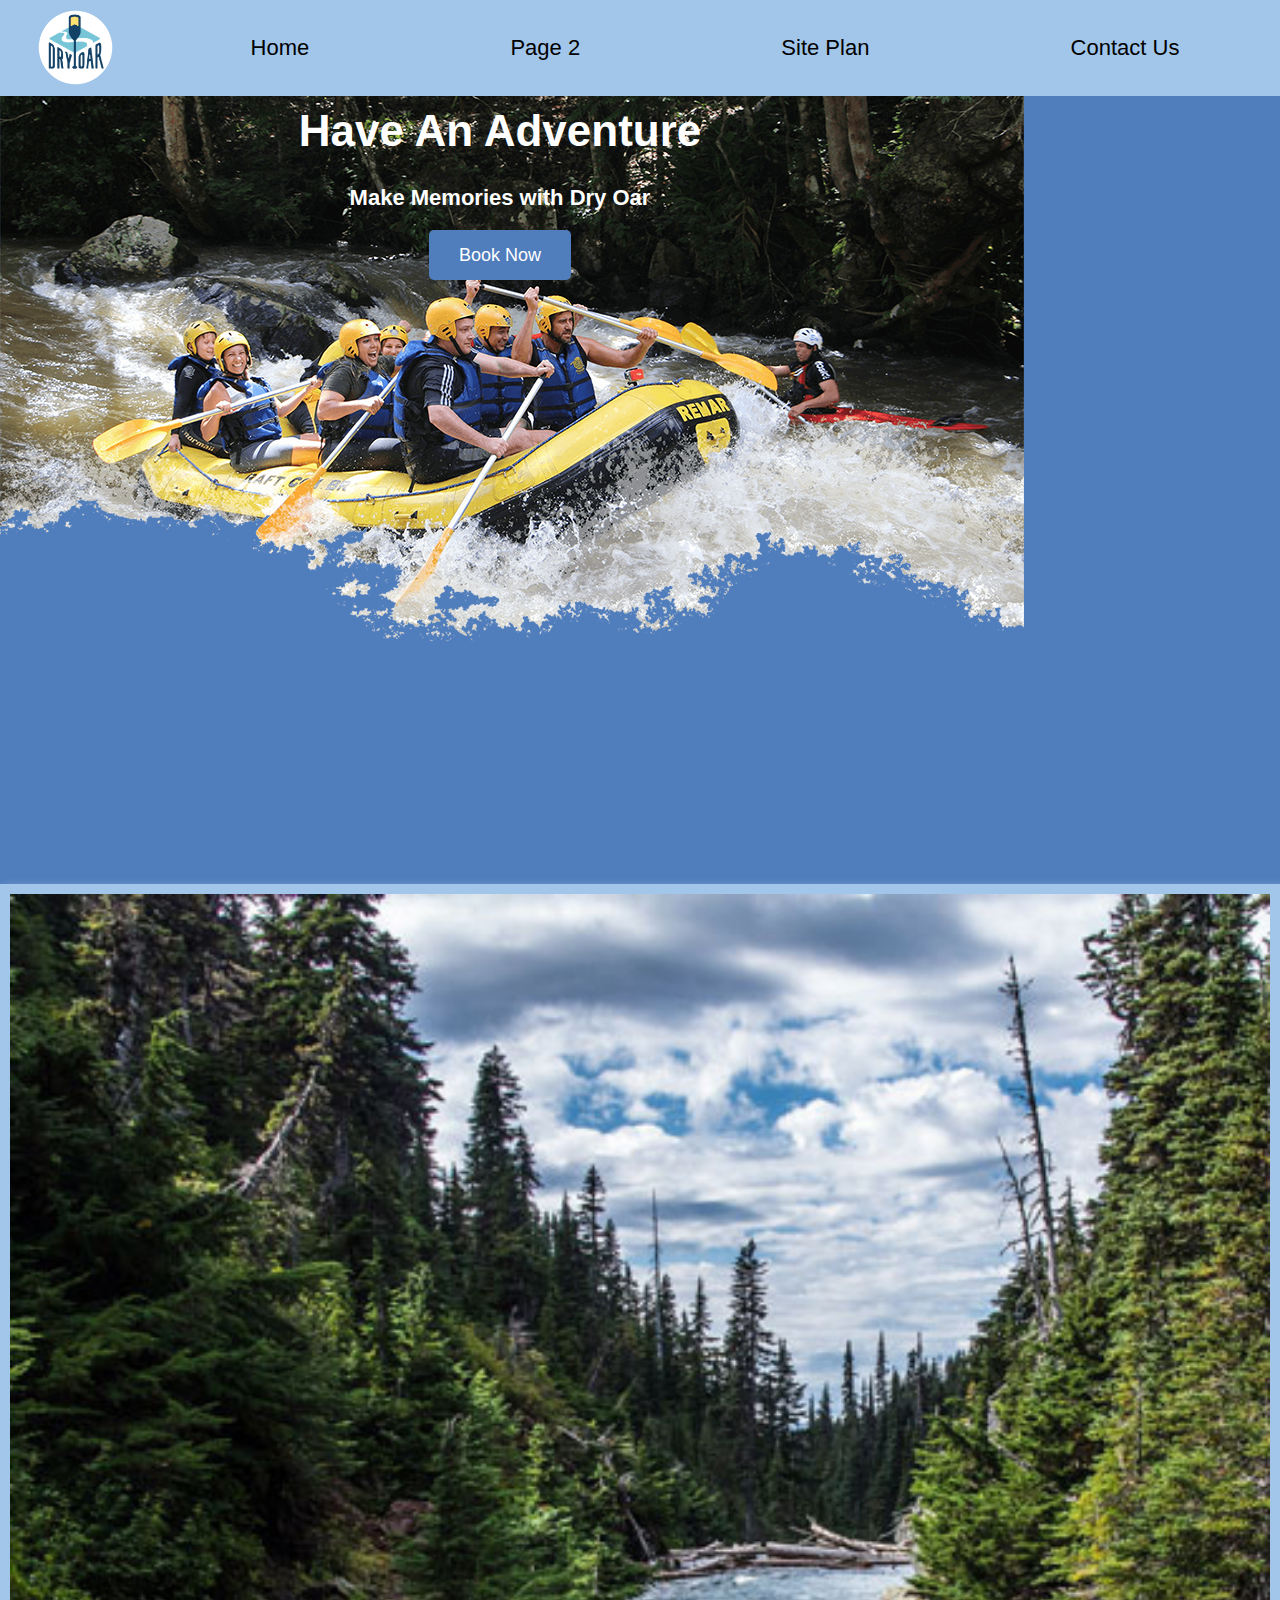
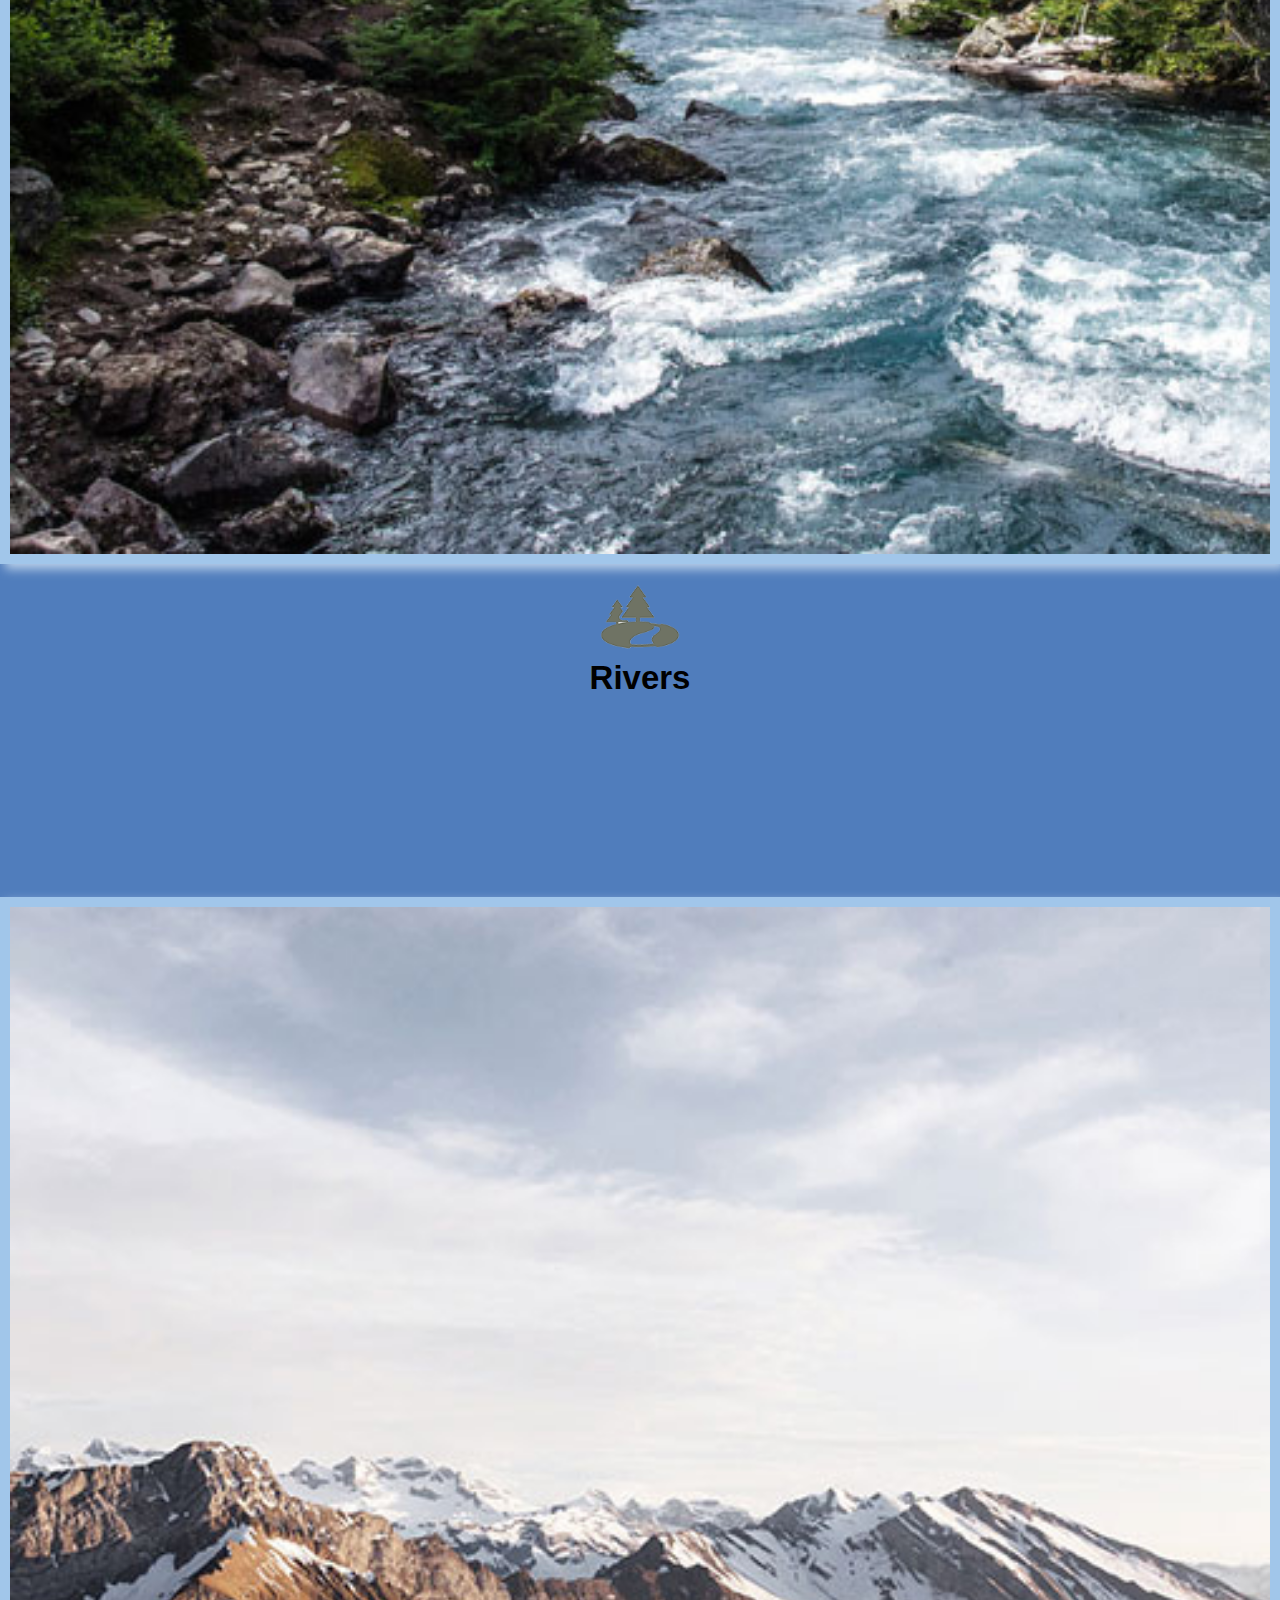
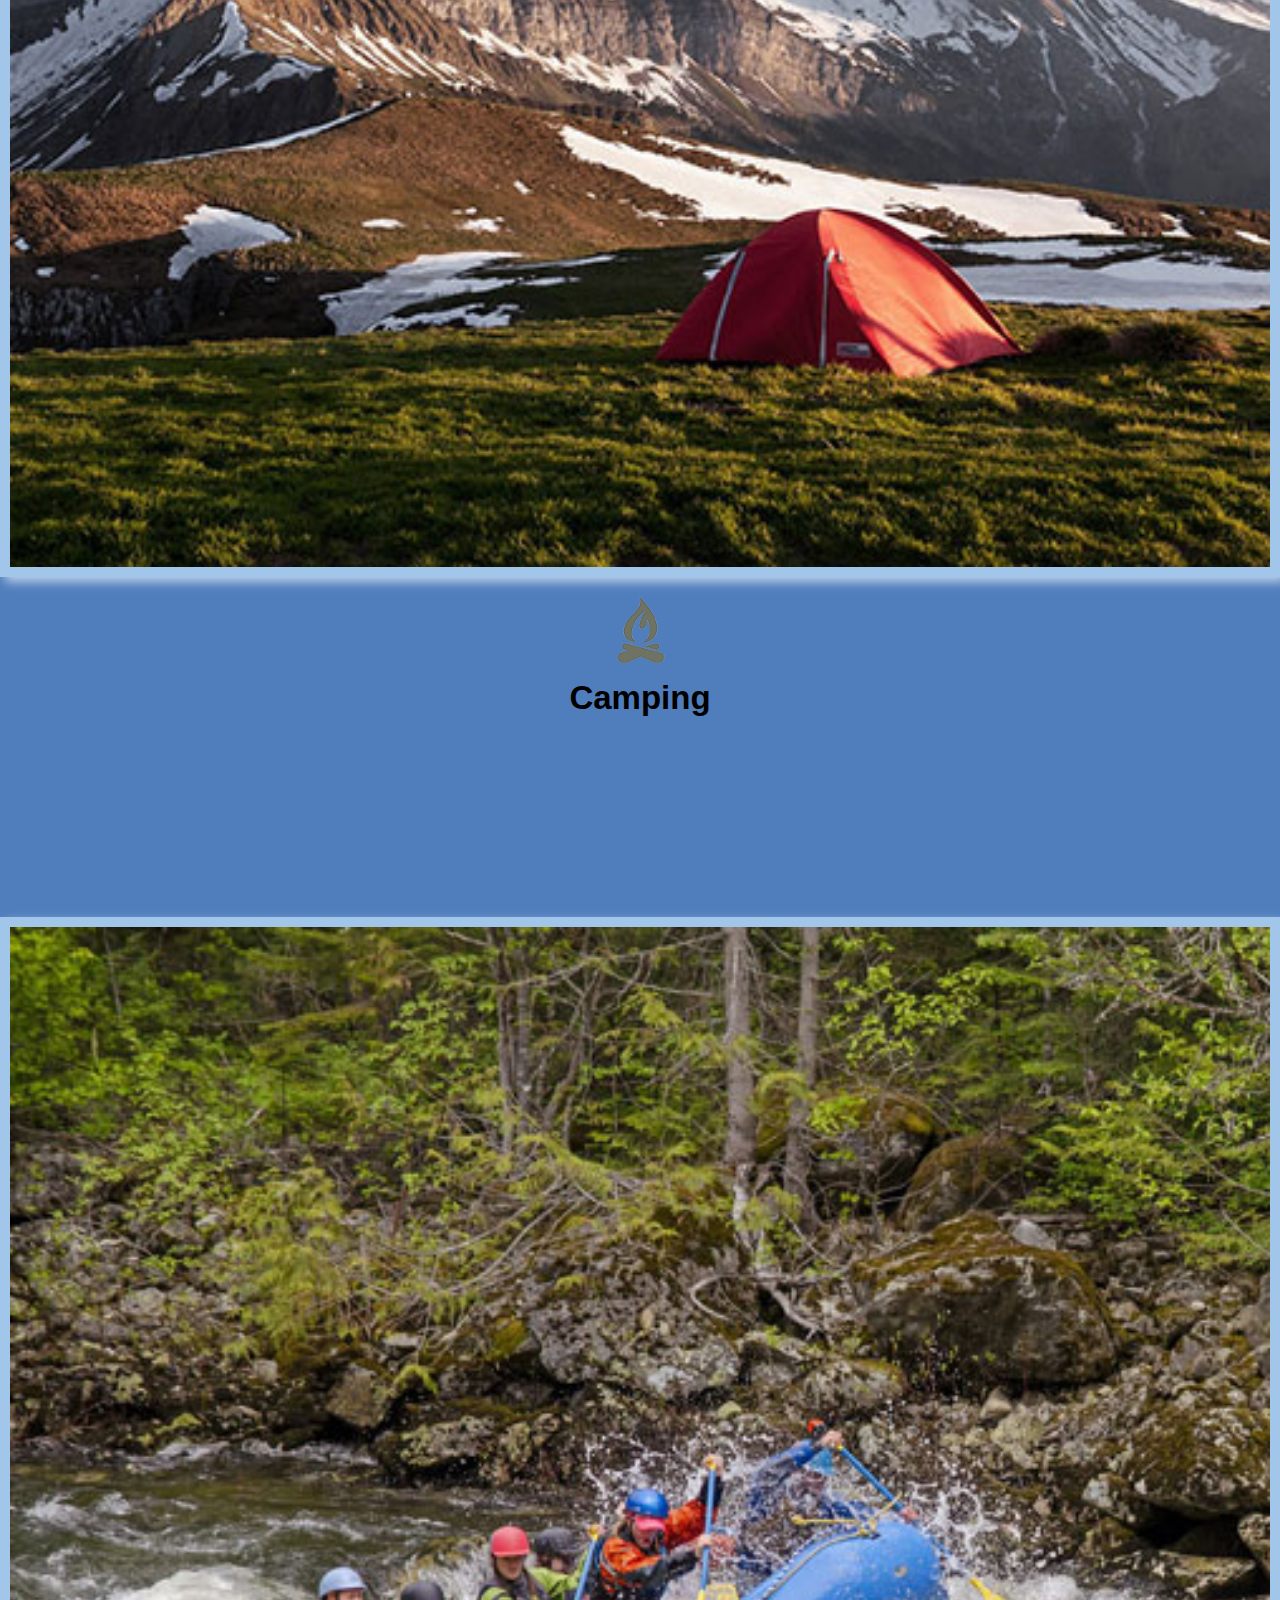
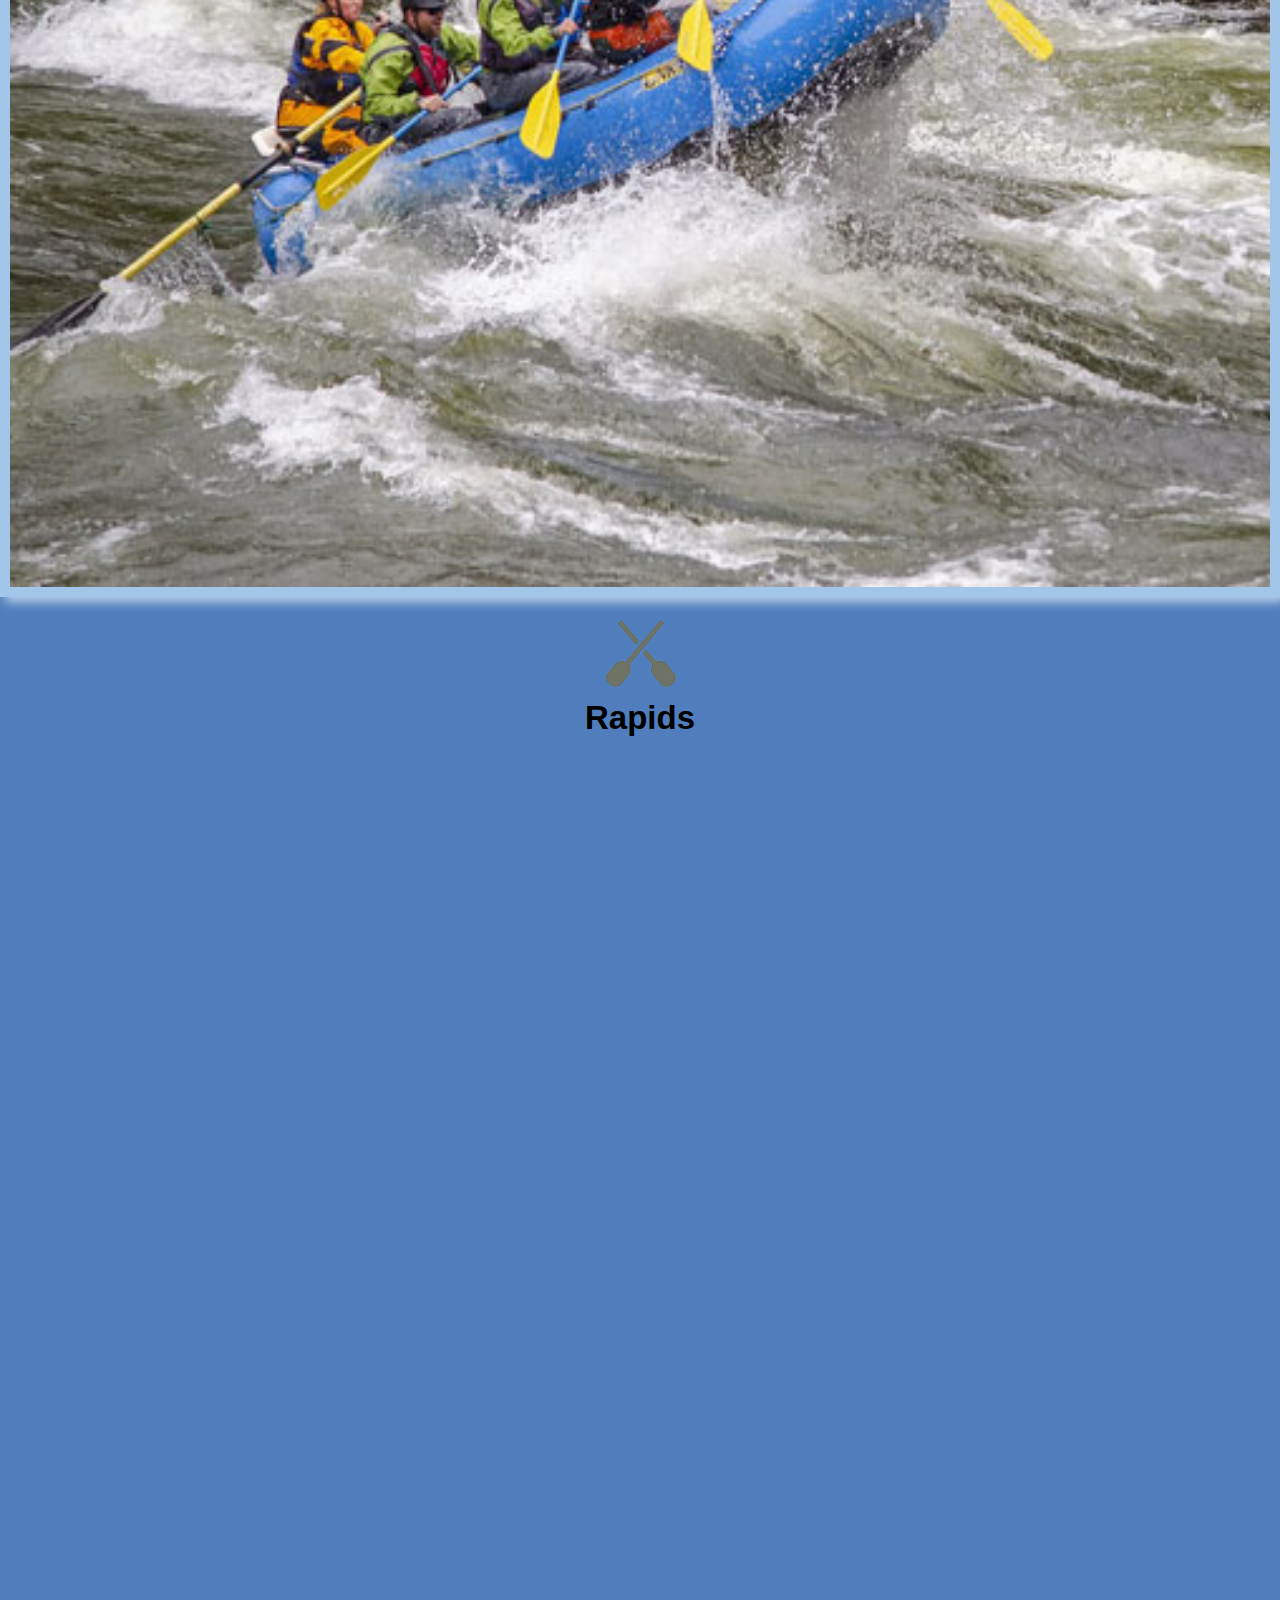
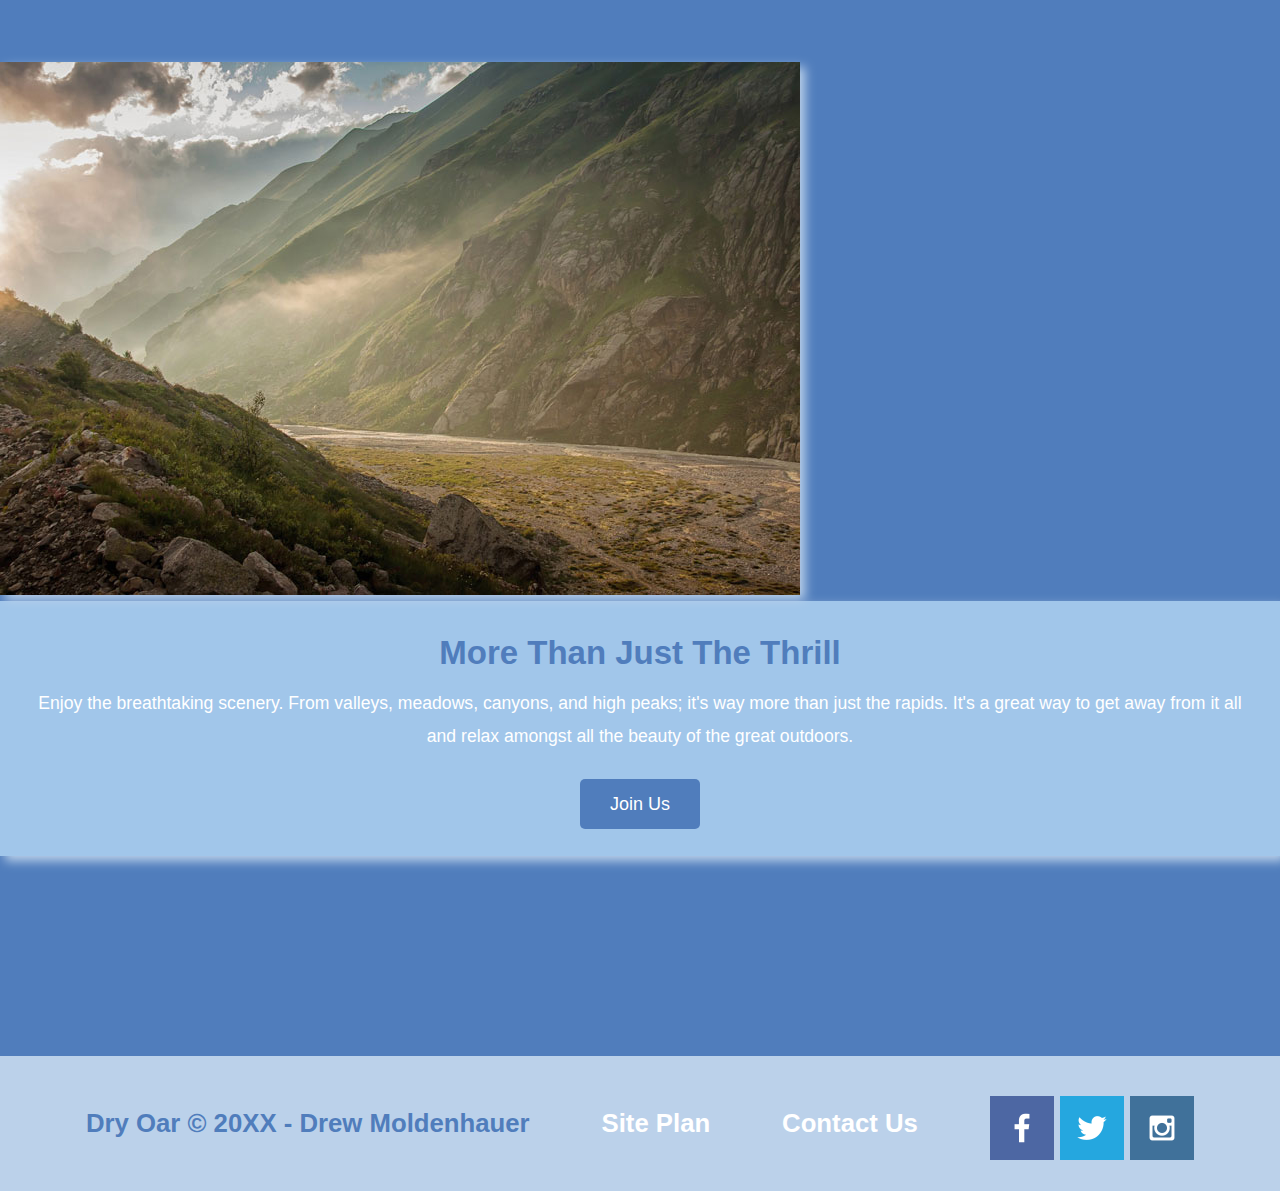
<file: index.html>
<!DOCTYPE html>
<html lang="en">
<head>
    <meta charset="UTF-8">
    <meta http-equiv="X-UA-Compatible" content="IE=edge">
    <meta name="viewport" content="width=device-width, initial-scale=1.0">
    <link rel="stylesheet" href="styles/style.css">
    <title>Whitewater Rafting Vacations | Dry Oar Boating | Home</title>
</head>
<body>
<div id="content">
    <header>  
        <a id="logo_link" href="index.html">
            <img class="logo" src="images/logo.png" width="75" alt="Dry Oar Logo">   
        </a>
        <nav>
            <a href="index.html">Home</a>
            <a href="camping.html">Page 2</a>
            <a href="site-plan-rafting.html">Site Plan</a>
            <a href="contactus.html">Contact Us</a>
        </nav>
    </header>
<div id="hero">
    <div id="hero-box">
        <img id="hero-img" src="images/hero.png" alt="People enjoying white water rafting">
    </div>
    <section id="hero-msg">
        <h1 class="home-title">Have An Adventure</h1>
        <h4>Make Memories with Dry Oar </h4>
        <div class='button-box'>
            <a class='book' href="rates.html">Book Now</a>
        </div>
    </section>
</div>
<main class="home-grid">
    <section class="rivers-card">
        <img class="card-img" src="images/rivers.jpg" alt="river in forest">
        <img class="icon" src="images/river_icon.png" alt="river icon">
        <h2>Rivers</h2>
    </section>
    <section class="camping-card">
        <img class="card-img" src="images/camping.jpg" alt="tent in mountains">
        <img class="icon" src="images/fire_icon.png" alt="fire icon">
        <h2>Camping</h2>
    </section>
    <section class="rapids-card">
        <img class="card-img" src="images/rapids.jpg" alt="rafting boat">
        <img class="icon" src="images/oars.png" alt="oars icon">
        <h2>Rapids</h2>
    </section>
    <div id="background"></div>
    <img class="mountains" src="images/mountains.jpg" alt="Misty mountains">
    <section class="msg">
        <h2>More Than Just The Thrill</h2>
        <p>Enjoy the breathtaking scenery. From valleys, meadows, canyons, and high peaks; it's way more than just the rapids. It's a great way to get away from it all and relax amongst all the beauty of the great outdoors. </p>
        <a class='join' href="rivers.html">Join Us</a>
    </section>   
</main>
<footer>
    <h3>Dry Oar &copy; 20XX - Drew Moldenhauer</h3>
    <h3><a href="site-plan-rafting.html">Site Plan</a></h3>
    <h3><a href="contactus.html">Contact Us</a></h3>
    <div class="social">
        <a href="https://facebook.com" target="_blank">
            <img src="images/facebook.png" alt="fb icon">
        </a>
        <a href="https://twitter.com" target="_blank">
            <img src="images/twitter.png" alt="twitter icon">
        </a>
        <a href="https://instagram.com" target="_blank">
            <img src="images/instagram.png" alt="instagram icon"> 
        </a>
    </div>
</footer>
</div>
</body>
</html>
</file>
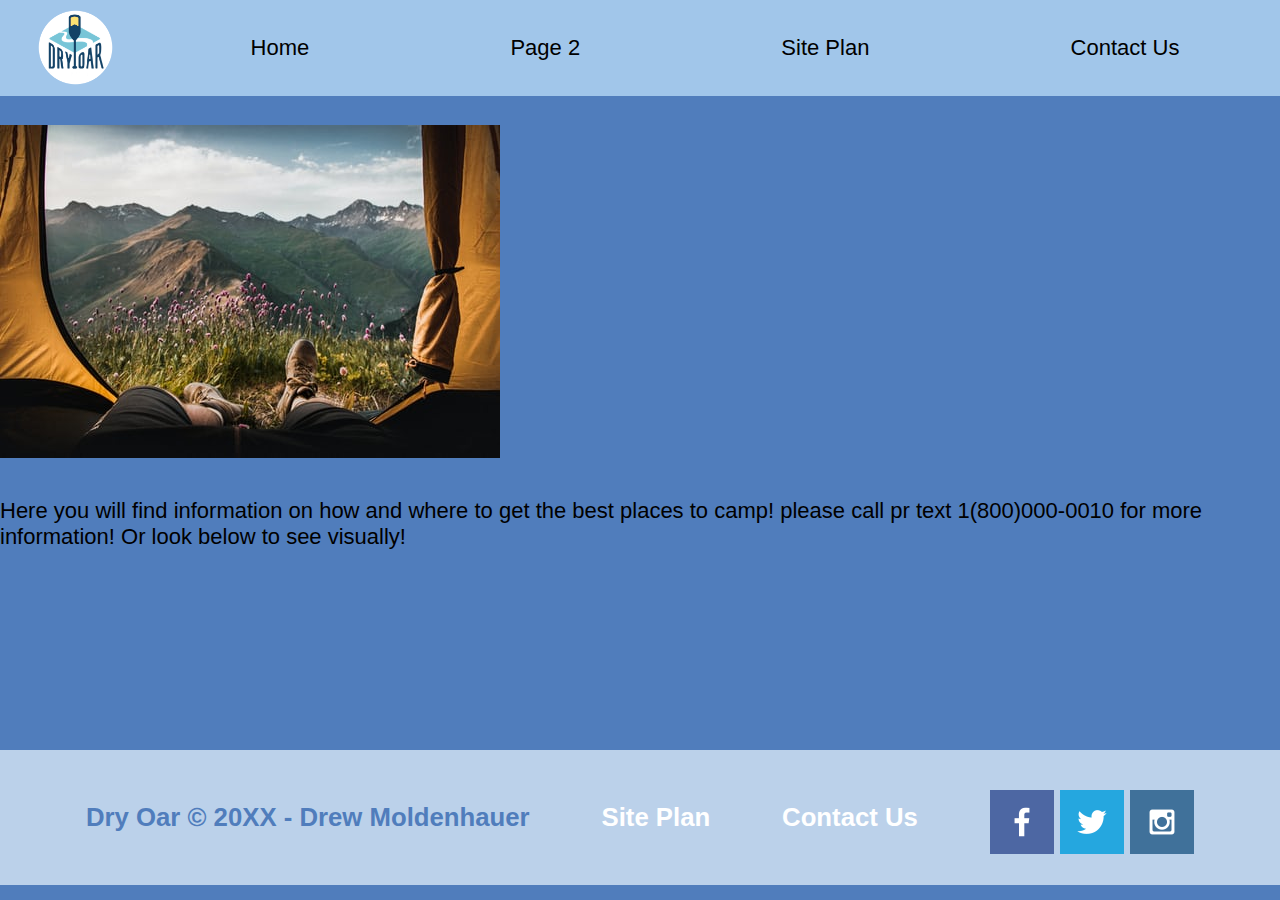
<file: camping.html>
<!DOCTYPE html>
<html lang="en">
<head>
    <meta charset="UTF-8">
    <meta http-equiv="X-UA-Compatible" content="IE=edge">
    <meta name="viewport" content="width=device-width, initial-scale=1.0">
    <link rel="stylesheet" href="styles/style.css">
    <title>Whitewater Rafting Vacations | Dry Oar Boating | Home</title>
</head>
<body>
<div id="content">
    <header>  
        <a id="logo_link" href="index.html">
            <img class="logo" src="images/logo.png" width="75" alt="Dry Oar Logo">   
        </a>
        <nav>
            <a href="index.html">Home</a>
            <a href="#">Page 2</a>
            <a href="site-plan-rafting.html">Site Plan</a>
            <a href="contactus.html">Contact Us</a>
        </nav>
    </header>
</div>    
<div>
    <h1 id="hero-box">
        <img src="campingpic.jfif" alt="camping picture">
    </h1>
    <p>Here you will find information on how and where to get the best places to camp! please call pr text 1(800)000-0010 for more information! Or look below to see visually!</p>
<footer>
    <h3>Dry Oar &copy; 20XX - Drew Moldenhauer</h3>
    <h3><a href="site-plan-rafting.html">Site Plan</a></h3>
    <h3><a href="contactus.html">Contact Us</a></h3>
    <div class="social">
        <a href="https://facebook.com" target="_blank">
            <img src="images/facebook.png" alt="fb icon">
        </a>
        <a href="https://twitter.com" target="_blank">
            <img src="images/twitter.png" alt="twitter icon">
        </a>
        <a href="https://instagram.com" target="_blank">
            <img src="images/instagram.png" alt="instagram icon"> 
        </a>
    </div>
</footer>
</div>
</body>
</html>
</file>
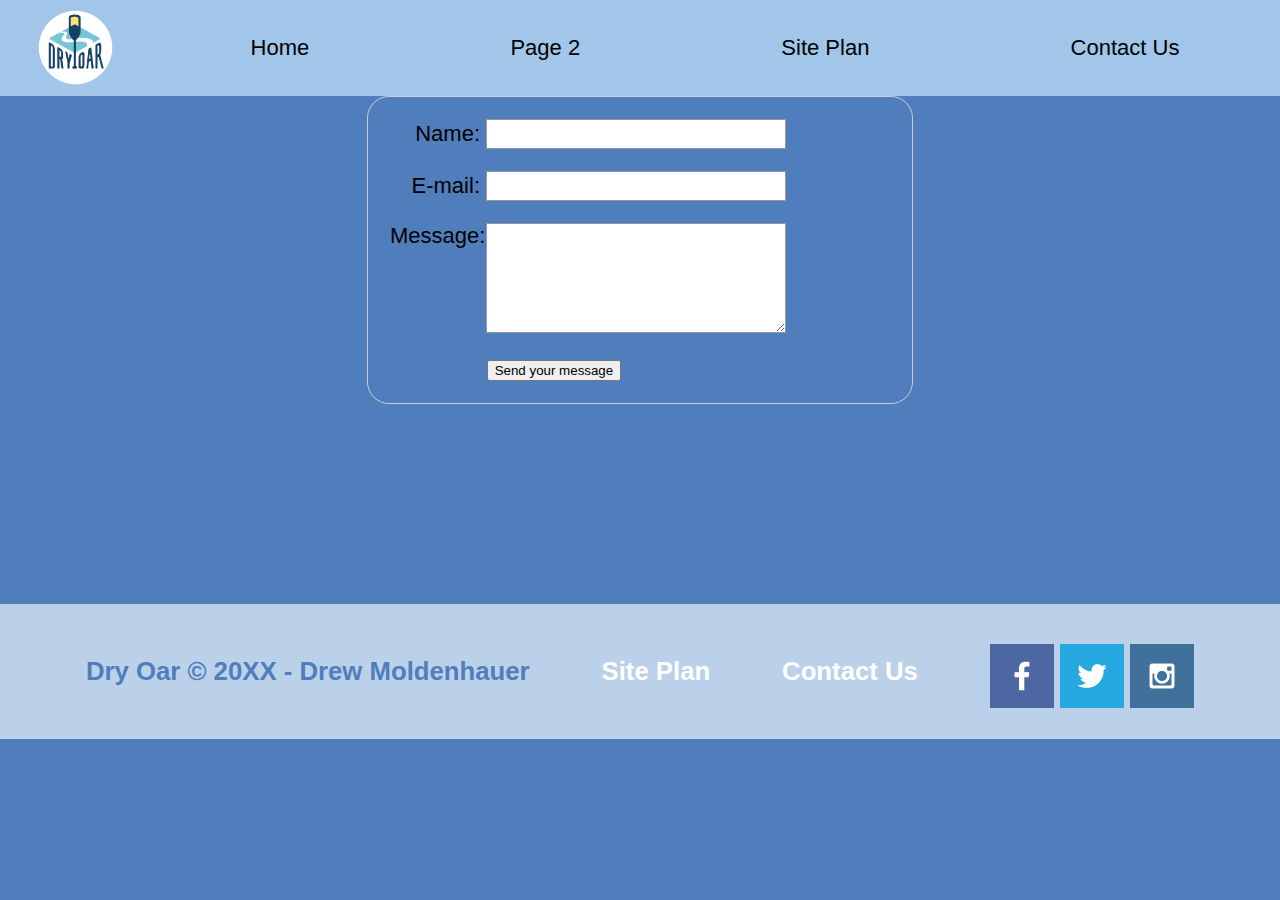
<file: contactus.html>
<!DOCTYPE html>
<html lang="en">
<head>
    <meta charset="UTF-8">
    <meta http-equiv="X-UA-Compatible" content="IE=edge">
    <meta name="viewport" content="width=device-width, initial-scale=1.0">
    <link rel="stylesheet" href="styles/style.css">
    <title>Contact Us</title>
</head>
<body>
<div id="content">
    <header>  
        <a id="logo_link" href="index.html">
            <img class="logo" src="images/logo.png" width="75" alt="Dry Oar Logo">   
        </a>
        <nav>
            <a href="index.html">Home</a>
            <a href="camping.html">Page 2</a>
            <a href="site-plan-rafting.html">Site Plan</a>
            <a href="contactus.html">Contact Us</a>
        </nav>
    </header>
</div>    
<main>
    <div id="feedback"></div>
    <form action="/my-handling-form-page" method="post">
        <ul>
         <li>
           <label for="name">Name:</label>
           <input type="text" id="name" name="user_name" />
         </li>
         <li>
           <label for="mail">E-mail:</label>
           <input type="email" id="mail" name="user_email" />
         </li>
         <li>
           <label for="msg">Message:</label>
           <textarea id="msg" name="user_message"></textarea>
         </li>
         <li class="button">
            <button type="submit">Send your message</button>
          </li>
</main>
<footer>
    <h3>Dry Oar &copy; 20XX - Drew Moldenhauer</h3>
    <h3><a href="site-plan-rafting.html">Site Plan</a></h3>
    <h3><a href="contactus.html">Contact Us</a></h3>
    <div class="social">
        <a href="https://facebook.com" target="_blank">
            <img src="images/facebook.png" alt="fb icon">
        </a>
        <a href="https://twitter.com" target="_blank">
            <img src="images/twitter.png" alt="twitter icon">
        </a>
        <a href="https://instagram.com" target="_blank">
            <img src="images/instagram.png" alt="instagram icon"> 
        </a>
    </div>
</footer>
</div>
<script>
    // get the feedback div element so we can do something with it.
    const feedbackElement = document.getElementById('feedback');
    // get the form so we can read what was entered in it.
    const formElement = document.forms[0];
    // add a 'listener' to wait for a submission of our form. When that happens run the code below.
    formElement.addEventListener('submit', function(e) {
        // stop the form from doing the default action.
        e.preventDefault();
        // set the contents of our feedback element to a message letting the user know the form was submitted successfully. Notice that we pull the name that was entered in the form to personalize the message!
        feedbackElement.innerHTML = 'Hello '+ formElement.user_name.value +'! Thank you for your message. We will get back with you as soon as possible!';
        // make the feedback element visible.
        feedbackElement.style.display = "block";
        // add a class to move everything down so our message doesn't cover it.
        document.body.classList.toggle('moveDown');
    });
</script>
</body>
</html>
</file>
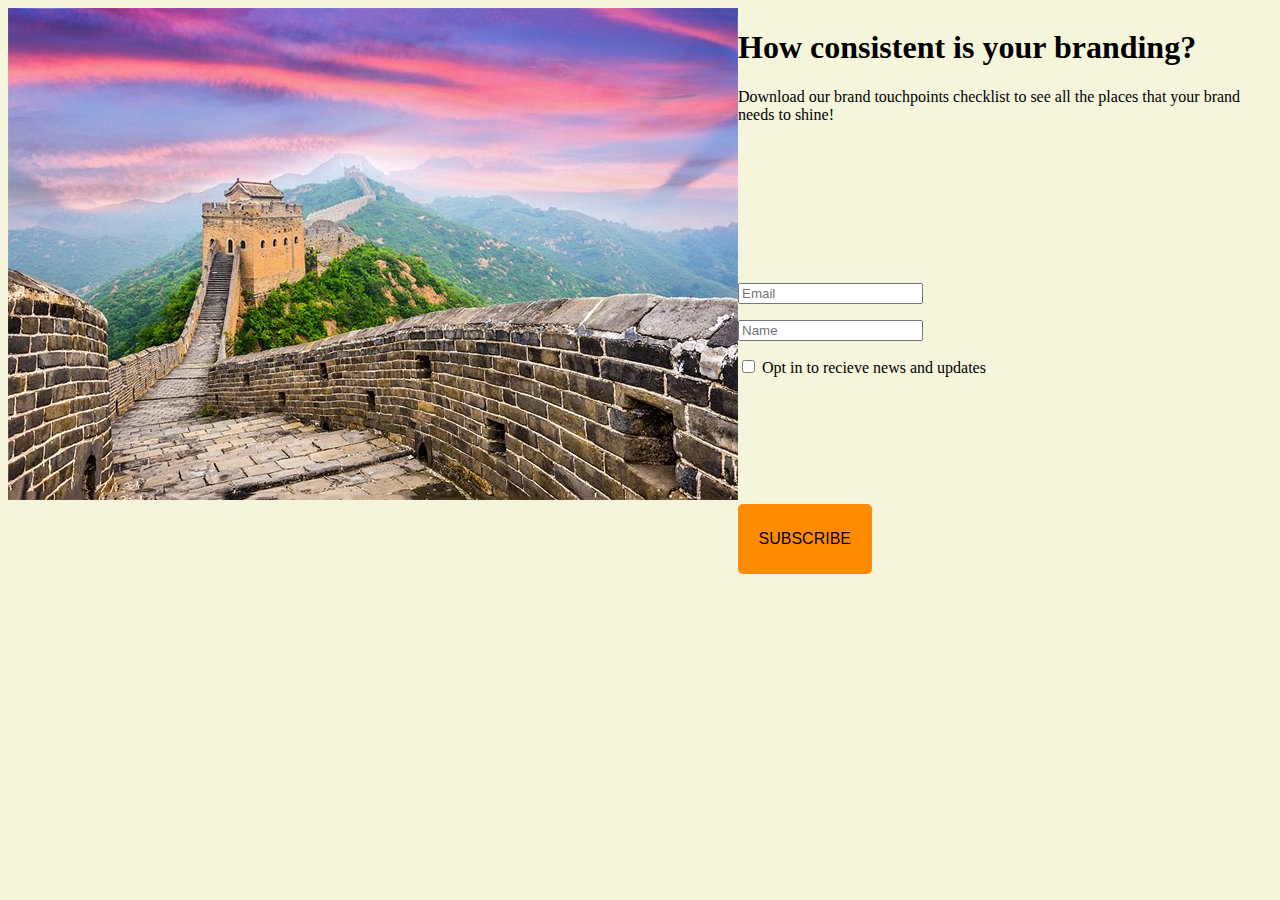
<file: cta.html>
<!DOCTYPE html>
<html lang="en">
<head>
    <meta charset="UTF-8">
    <meta http-equiv="X-UA-Compatible" content="IE=edge">
    <meta name="viewport" content="width=device-width, initial-scale=1.0">
    <title>Branding</title>
    <link rel="stylesheet" href="cta.css">
</head>
<body>
   
        <section class="branding">
            <h1>
                How consistent is your branding?
            </h1>
            <p>
                Download our brand touchpoints checklist to see all the places that your brand needs to shine!
            </p>
        </section>
        <section class="email">
            <p class="one">
                 <input type="text" placeholder="Email">
            </p>
        
            <p class="two">
                <input type="text" placeholder="Name">
            </p>
            <input type="checkbox"> 
            <label>
                Opt in to recieve news and updates
            </label>
        </section>
        <section class="subscribe">
            <p>
                 SUBSCRIBE
            </p>    
        </section>
        <section class="pic">
             <img src="ice/china-in-pictures-beautiful-places-to-photograph-the-great-wall.jpg" alt="china">
        </section>  
</body>
</html>
</file>
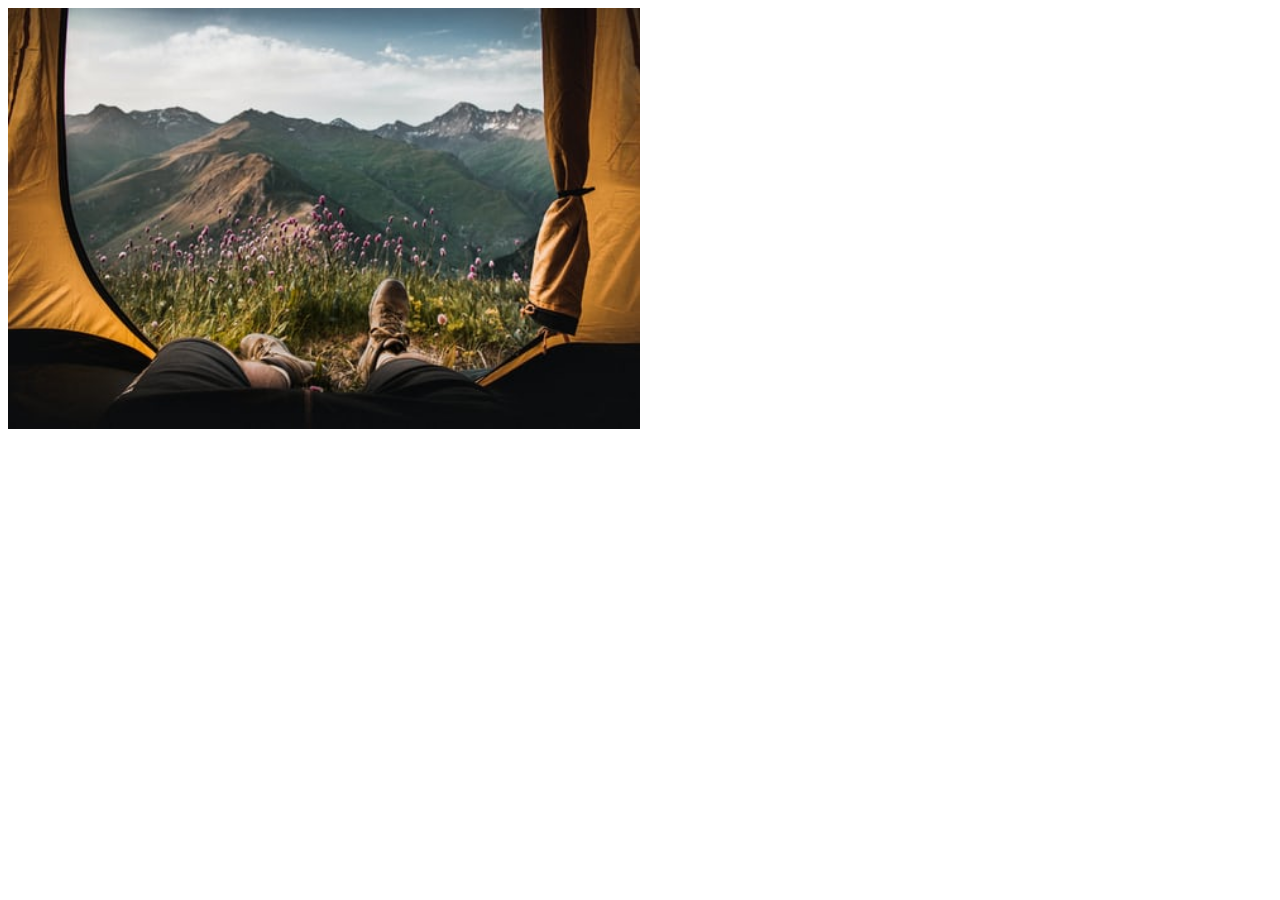
<file: how.html>
<!DOCTYPE html>
<html>
<head>
<meta name="viewport" content="width=device-width, initial-scale=1">
<style>
.container {
  position: relative;
  width: 50%;
}

.image {
  display: block;
  width: 100%;
  height: auto;
}

.overlay {
  position: absolute;
  top: 0;
  bottom: 0;
  left: 0;
  right: 0;
  height: 100%;
  width: 100%;
  opacity: 0;
  transition: .5s ease;
  background-color:darkgray;
}

.container:hover .overlay {
  opacity: 1;
}

.text {
  color:darkblue;
  font-size: 20px;
  position: absolute;
  top: 50%;
  left: 50%;
  -webkit-transform: translate(-50%, -50%);
  -ms-transform: translate(-50%, -50%);
  transform: translate(-50%, -50%);
  text-align: center;
}
</style>
</head>
<body>

<div class="container">
  <img src="campingpic.jfif" alt="Avatar" class="image">
  <div class="overlay">
    <div class="text">This is a nature photo</div>
  </div>
</div>

</body>
</html>
</file>
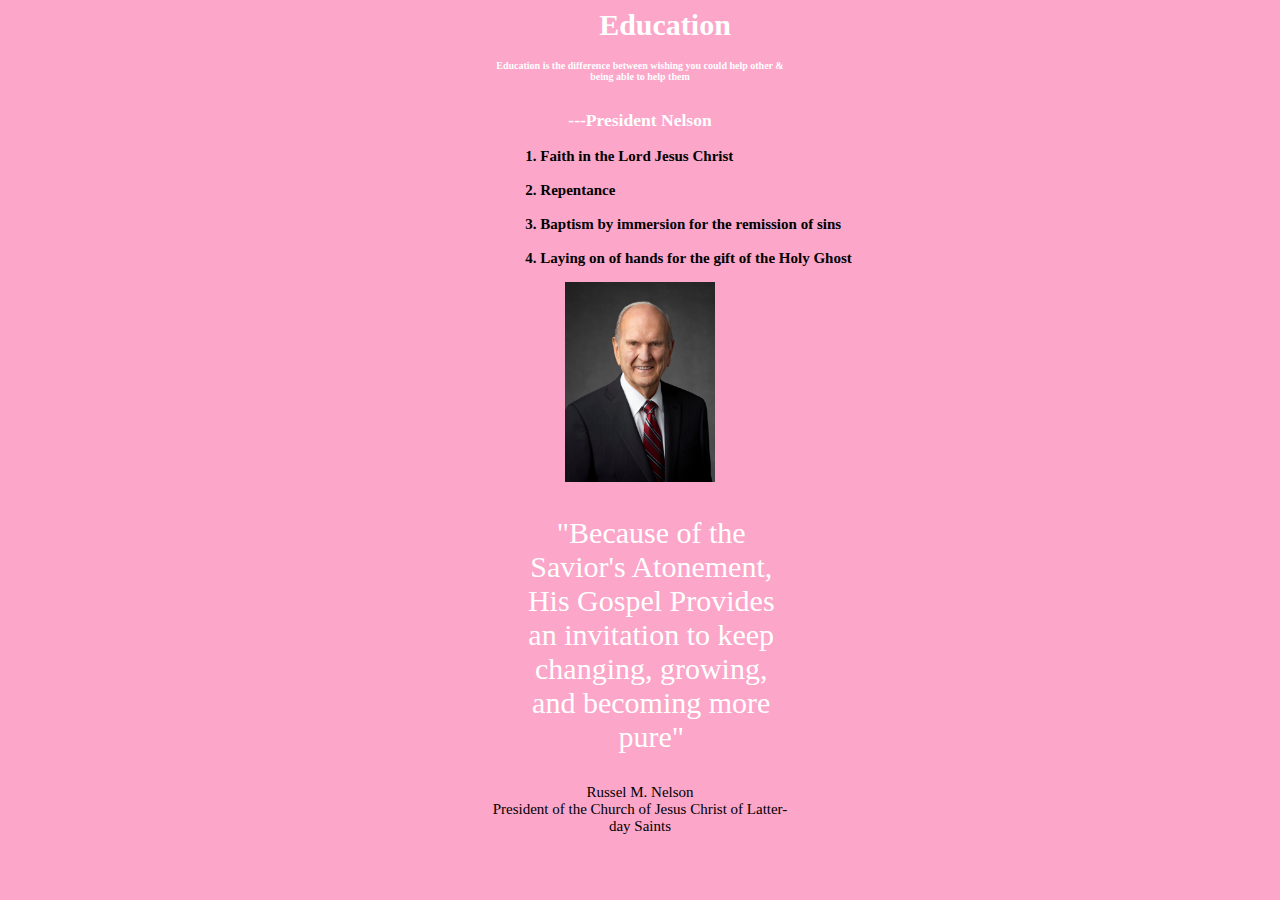
<file: ICE.html>
<!DOCTYPE html>
<html lang="en">
<head>
    <meta charset="UTF-8">
    <meta http-equiv="X-UA-Compatible" content="IE=edge">
    <meta name="viewport" content="width=device-width, initial-scale=1.0">
    <link rel="stylesheet" href="ICE.css">
    <title>Ice Challenge</title>
    
</head>
    <h1>Education</h1>
    <h2>Education is the difference between wishing you could help other & <br>
         being able to help them</h2>
<body>
    <section>
        <h3>---President Nelson<h3>
    </section>
    <section>
        <ol class="center">
            <li>Faith in the Lord Jesus Christ</li>
            <br>
            <li>Repentance</li>
            <br>
            <li>Baptism by immersion for the remission of sins</li>
            <br>
            <li>Laying on of hands for the gift of the Holy Ghost</li>
          </ol>
    </section>
    <section>
        <img class="President" src="President-Russell.jpg" alt="President-Russell" width="150" length="200">
    </section>
    <section>
        <p>
            "Because of the Savior's Atonement, His Gospel Provides an invitation to keep changing, growing, and becoming more pure"
        </p>
    </section>
    <footer>
        <a>Russel M. Nelson<br>
        President of the Church of Jesus Christ of Latter- <br>
            day Saints</a>
    </footer>
</body>
</html>
</file>
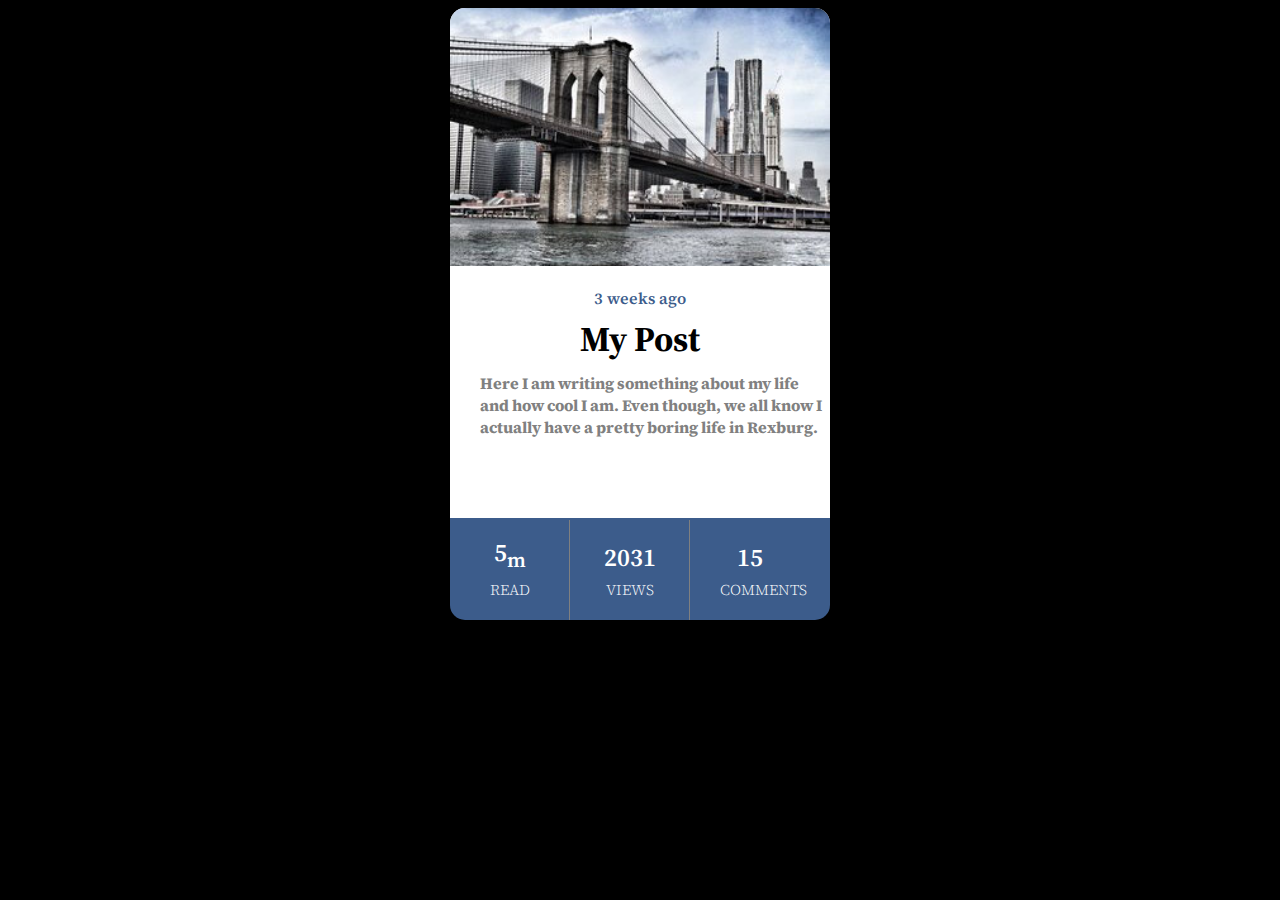
<file: icepage.html>
<!DOCTYPE html>
<html lang="en">
<head>
    <meta charset="UTF-8">
    <meta http-equiv="X-UA-Compatible" content="IE=edge">
    <meta name="viewport" content="width=device-width, initial-scale=1.0">
    <title>ICE</title>
    <link rel="stylesheet" href="icepage.css">
</head>
<body>
    <main>
        <section class="content">
            <img src="ice_image.jpg" alt="bridge">
        
        <div>
            <p class="time">3 weeks ago</p>
            <h1>My Post</h1>
        </div>
        <h2>Here I am writing something about my life and how cool I am. Even though, we all know I actually have a pretty boring life in Rexburg.</h2>
        </section>
        <footer class="info">
            <div class="num1">
                <p id="five" class="number">5<sub>m</sub></p>
                <p id="read" class="way">READ</p>

            </div>
            <div class="num2">
                <p class="number">2031</p>
                <p class="way">VIEWS</p>
            </div>
            <div class="num3">
                <p class="number">15</p>
                <p class="way">COMMENTS</p>
            </div>
        </footer>
    </main>  
</body>
</html>
</file>
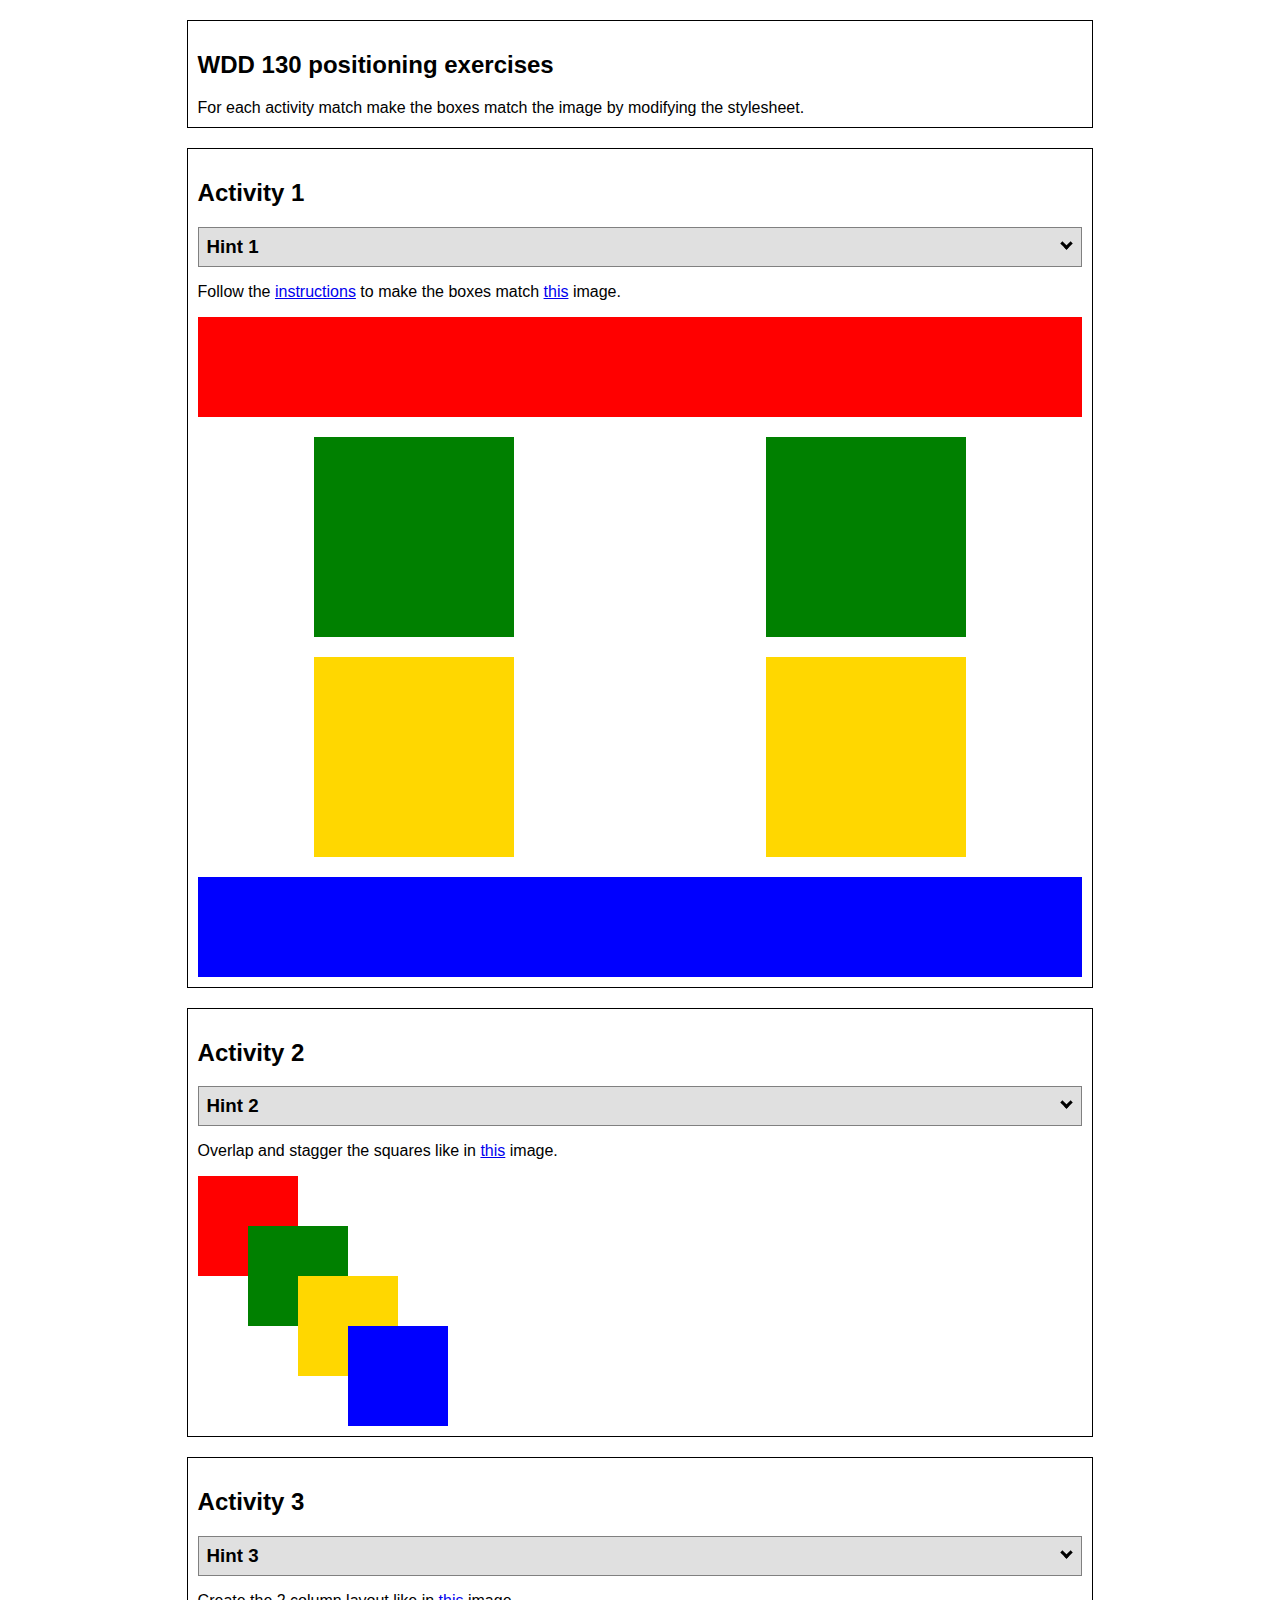
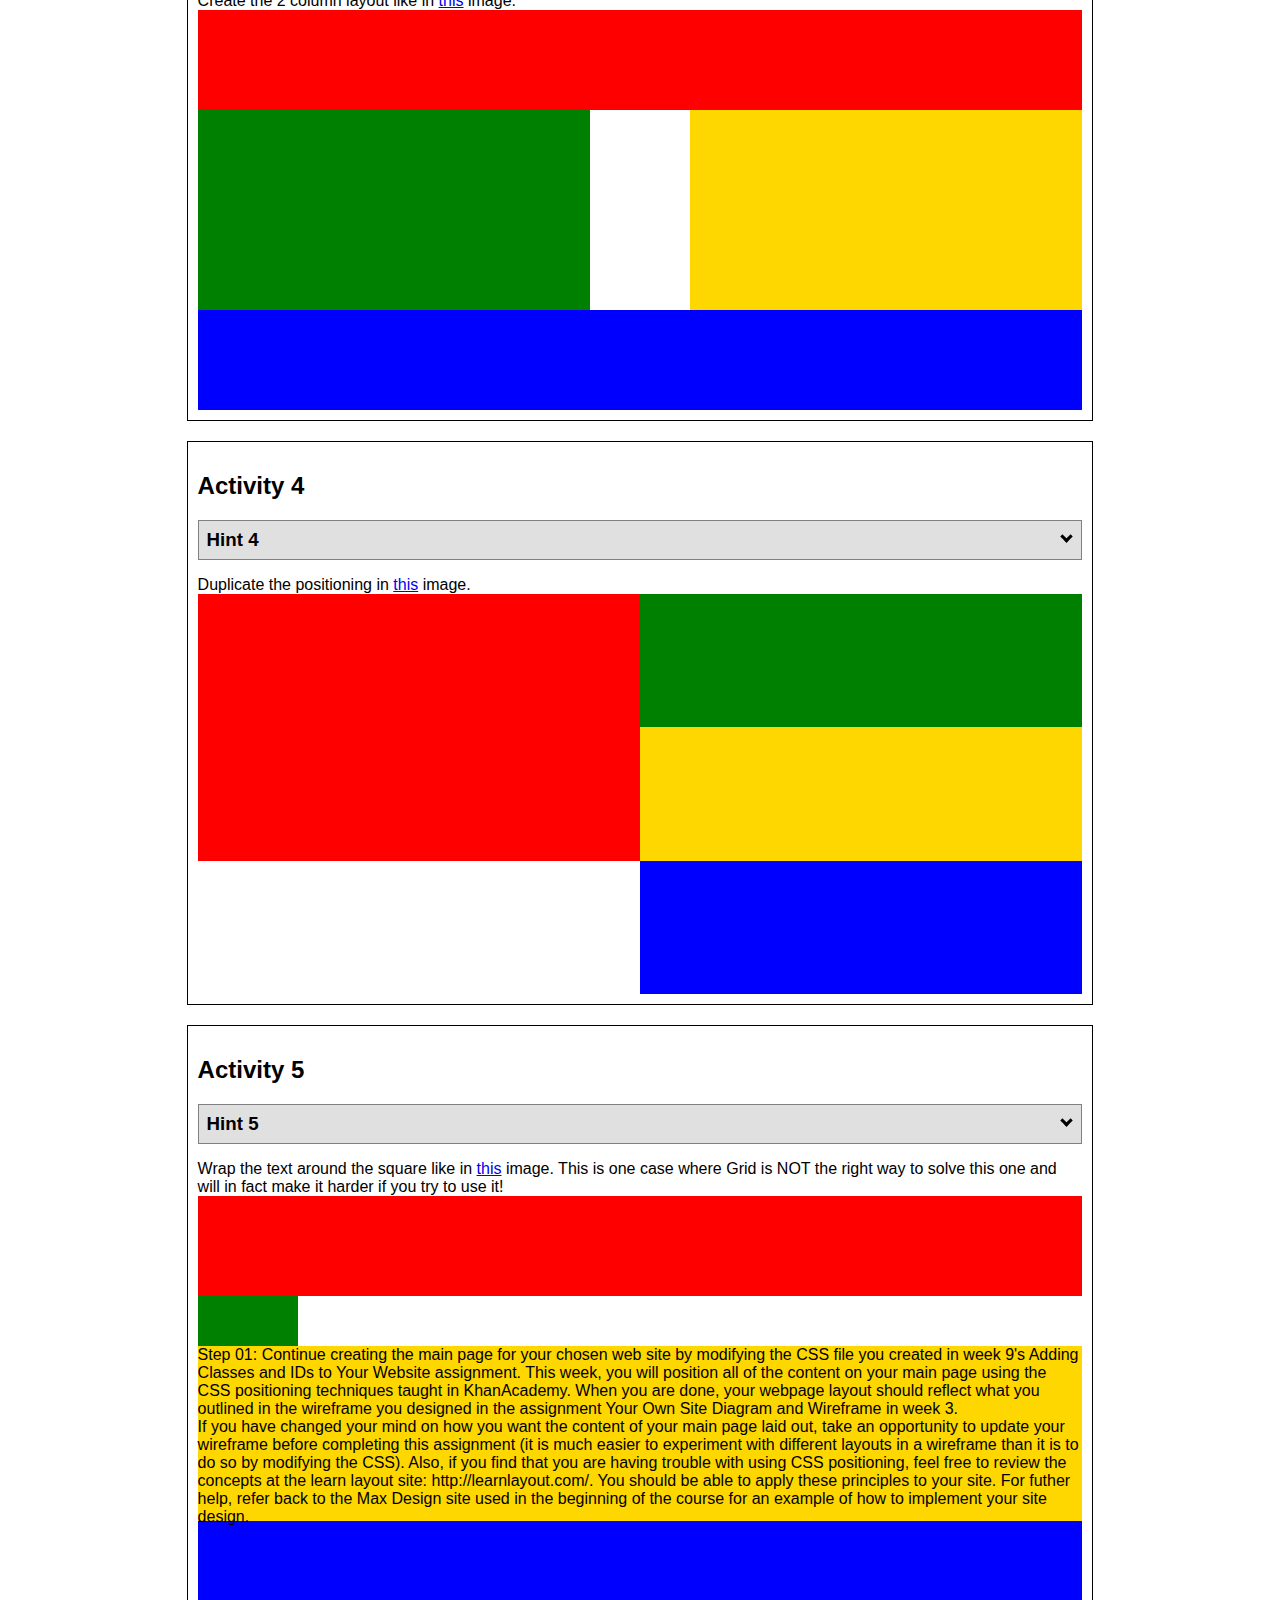
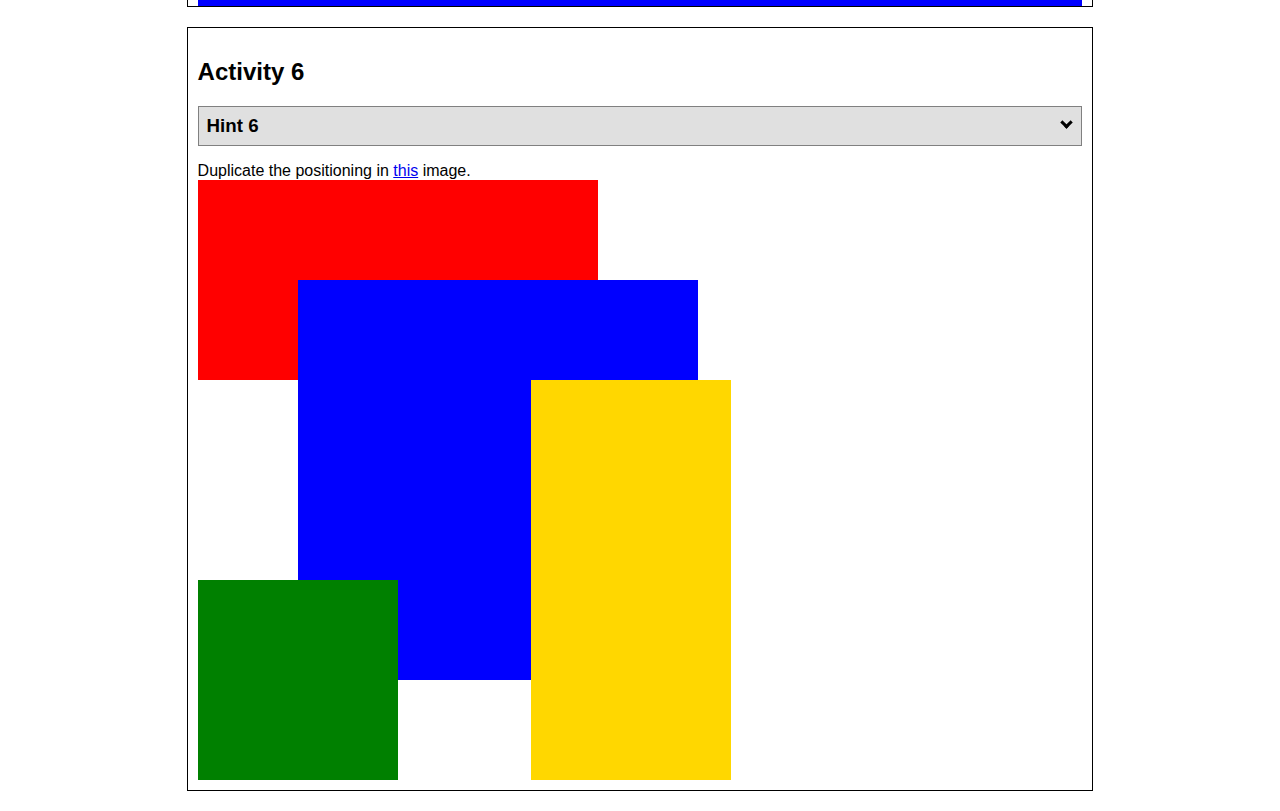
<file: positioning.html>
<!DOCTYPE html>
<html lang="en">
  <head>
    <!-- HTML - Name: positioning.html -->
    <title>Positioning Activity</title>
    <link rel="stylesheet" type="text/css" href="positionstyles.css" />
  </head>
  <body>
    <div class="activity">
      <h2>WDD 130 positioning exercises</h2>
      For each activity match make the boxes match the image by modifying the stylesheet.</div>
    <div class="activity">
      <h2>Activity 1</h2>
      <section class="hint"><input type="checkbox" ><i></i> <h3>Hint 1</h3><div><p>Check out the <a href="https://byui-wdd.github.io/wdd130/activities/w06-css-positioning.html" target="_blank">activity instructions</a> in Ilearn!</p></div></section>
      <p>Follow the <a href="https://byui-wdd.github.io/wdd130/activities/w06-css-positioning.html" target="_blank">instructions</a> to make the boxes match  <a href="https://byui-wdd.github.io/wdd130/images/example1.png" target="_blank">this</a> image.</p>
      <div class="content1" >
        <div class="red1" ></div>
        <div class="green1" ></div>
        <div class="green1" ></div>
        <div class="yellow1"></div>
        <div class="yellow1"></div>
        <div class="blue1"></div>
      </div>
    </div>
    <div class="activity">
      <h2>Activity 2</h2>
      <section class="hint"><input type="checkbox" > <h3>Hint 2</h3><i></i><div><p>Remember that the best way to shift elements around slightly on the page is with Margins.  You could also use Grid.  Either would work for this. If you choose margin, you can use a <em>negative</em> margin. (ie margin-top: -20px;)</p><h4>Properties used:</h4><ul><li>margin-top, margin-left</li><li>...or...</li><li>grid-template-columns: 50px 50px 50px 50px 50px </li></ul></div></section>
      <p>Overlap and stagger the squares like in <a href="https://byui-wdd.github.io/wdd130/images/example2.png" target="_blank">this</a> image.</p>
      <div class="content2" >
        <div class="red2" ></div>
        <div class="green2" ></div>
        <div class="yellow2"></div>
        <div class="blue2"></div>
      </div>
    </div>
    <div class="activity">
      <h2>Activity 3</h2>
      <section class="hint"><input type="checkbox" > <h3>Hint 3</h3><i></i><div><p>This one is going to be best solved with CSS Grid. Remember to make the boxes the right width first...then start moving them around. </p><h4>Properties used:</h4><ul><li>display:grid;</li><li>grid-template-columns:</li><li>grid-column-gap:</li>
        <li>grid-column:</li>  </ul></div></section>
      Create the 2 column layout like in <a href="https://byui-wdd.github.io/wdd130/images/example3.png" target="_blank">this</a>  image.
      <div class="content3" >
        <div class="red3" ></div>
        <div class="green3" ></div>
        <div class="yellow3"></div>
        <div class="blue3"></div>
      </div>
    </div>
    <div class="activity">
      <h2>Activity 4</h2>
      <section class="hint"><input type="checkbox" > <h3>Hint 4</h3><i></i><div><p>For the others we have been primarily concerned with width. For this one you will need to adjust height as well. </p><h4>Properties used:</h4><ul><li>display:grid;</li><li>grid-template-columns:</li><li>grid-row:</li></ul></div></section>
      Duplicate the positioning in <a href="https://byui-wdd.github.io/wdd130/images/example4.png" target="_blank">this</a> image. 
      <div class="content4" >
        <div class="red4" ></div>
        <div class="green4" ></div>
        <div class="yellow4"></div>
        <div class="blue4"></div>
      </div>
    </div>

    <div class="activity">
      <h2>Activity 5</h2>
      <section class="hint"><input type="checkbox" > <h3>Hint 5</h3><i></i><div><p>Grid is <strong>not</strong> the right way to do this.  In fact there is only one way to really do that...and that is with float. Remember that we float the thing we want the text to wrap around.  Also remember to start by making all the shapes the right size and shape.</p><h4>Properties used:</h4><ul><li>float: left;</li></ul></div></section>
      Wrap the text around the square like in <a href="https://byui-wdd.github.io/wdd130/images/example5.png" target="_blank">this</a> image. This is one case where Grid is NOT the right way to solve this one and will in fact make it harder if you try to use it!
      <div class="content5" >
        <div class="red5" ></div>
        <div class="green5" ></div>
        <div class="yellow5">Step 01: Continue creating the main page for your chosen web site by modifying the CSS file you created in week 9's Adding Classes and IDs to Your Website assignment. This week, you will position all of the content on your main page using the CSS positioning techniques taught in KhanAcademy. When you are done, your webpage layout should reflect what you outlined in the wireframe you designed in the assignment Your Own Site Diagram and Wireframe in week 3. <br />
          If you have changed your mind on how you want the content of your main page laid out, take an opportunity to update your wireframe before completing this assignment (it is much easier to experiment with different layouts in a wireframe than it is to do so by modifying the CSS). Also, if you find that you are having trouble with using CSS positioning, feel free to review the concepts at the learn layout site: http://learnlayout.com/. You should be able to apply these principles to your site. For futher help, refer back to the Max Design site used in the beginning of the course for an example of how to implement your site design.</div>
        <div class="blue5"></div>
      </div>
    </div>
    <div class="activity">
      <h2>Activity 6</h2>
      <section class="hint"><input type="checkbox" > <h3>Hint 6</h3><i></i><div><p>This one is all about visualizing the grid behind the layout. If you are having a hard time doing that first: all the sizes are even multiples of 100, and second here is another example with the lines drawn: <a href="https://byui-wdd.github.io/wdd130/images/example6-hint.png" target="_blank">example 6 with lines</a>. For this one you will find it easiest if you use px for the column width. You can also use <kbd>z-index</kbd> to control the element layering.    </p><h4>Properties used:</h4><ul><li>display:grid;</li><li>grid-template-columns:</li><li>grid-column:</li><li>grid-row:</li><li><a href="https://www.w3schools.com/cssref/pr_pos_z-index.asp" target="_blank">z-index:</a></li></ul></div></section>
      Duplicate the positioning in <a href="https://byui-wdd.github.io/wdd130/images/example6.png" target="_blank">this</a> image.
      <div class="content6" >
        <div class="red6" ></div>
        <div class="green6" ></div>
        <div class="yellow6"></div>
        <div class="blue6"></div>
      </div>
    </div>
  </body>
</html>
</file>
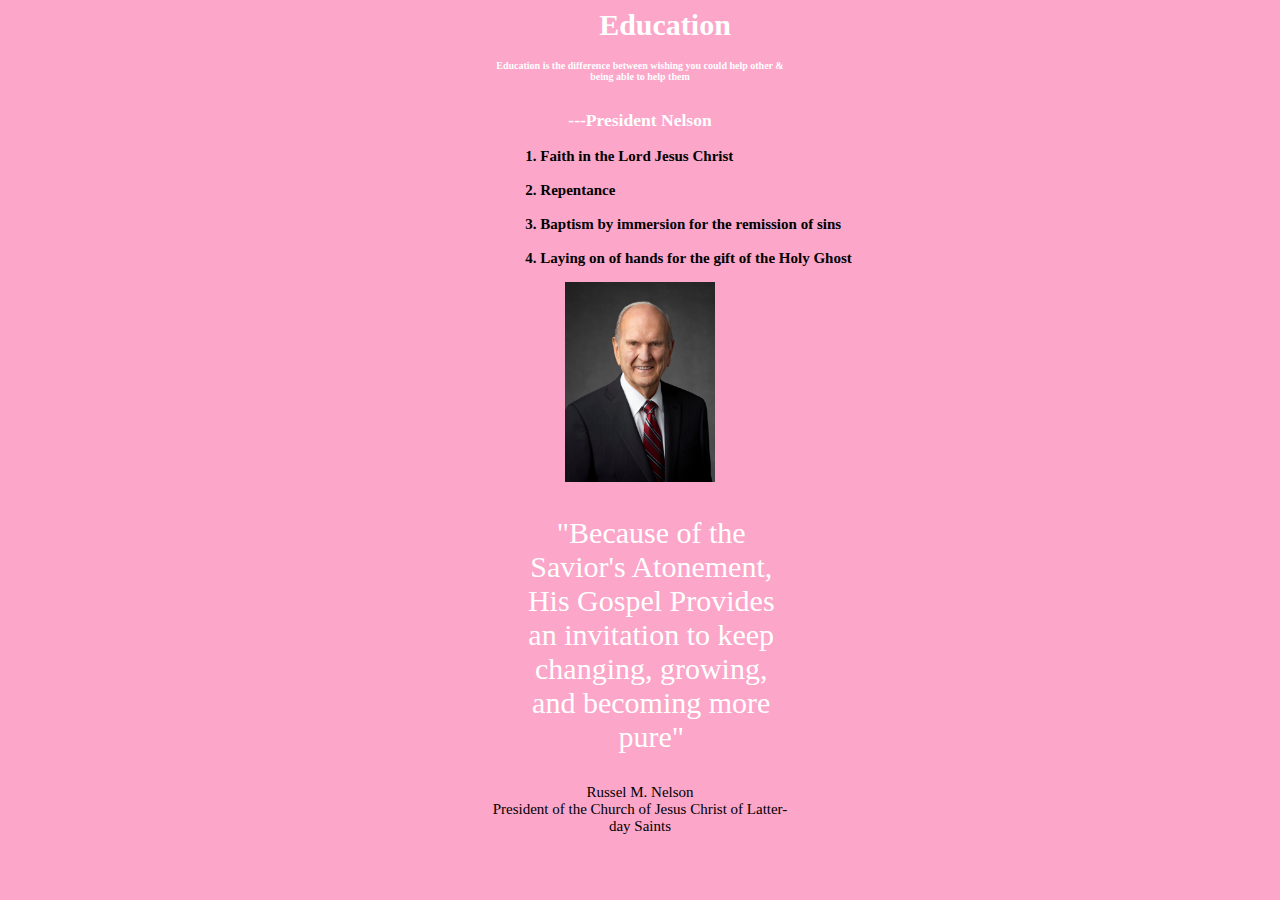
<file: ice/ICE.html>
<!DOCTYPE html>
<html lang="en">
<head>
    <meta charset="UTF-8">
    <meta http-equiv="X-UA-Compatible" content="IE=edge">
    <meta name="viewport" content="width=device-width, initial-scale=1.0">
    <link rel="stylesheet" href="ICE.css">
    <title>Education</title>
    
</head>
    <h1>Education</h1>
    <h2>Education is the difference between wishing you could help other & <br>
         being able to help them</h2>
<body>
    <section>
        <h3>---President Nelson<h3>
    </section>
    <section>
        <ol class="center">
            <li>Faith in the Lord Jesus Christ</li>
            <br>
            <li>Repentance</li>
            <br>
            <li>Baptism by immersion for the remission of sins</li>
            <br>
            <li>Laying on of hands for the gift of the Holy Ghost</li>
          </ol>
    </section>
    <section>
        <img class="President" src="President-Russell.jpg" alt="President-Russell" width="150" length="200">
    </section>
    <section>
        <p>
            "Because of the Savior's Atonement, His Gospel Provides an invitation to keep changing, growing, and becoming more pure"
        </p>
    </section>
    <footer>
        <a>Russel M. Nelson<br>
        President of the Church of Jesus Christ of Latter- <br>
            day Saints</a>
    </footer>
</body>
</html>
</file>
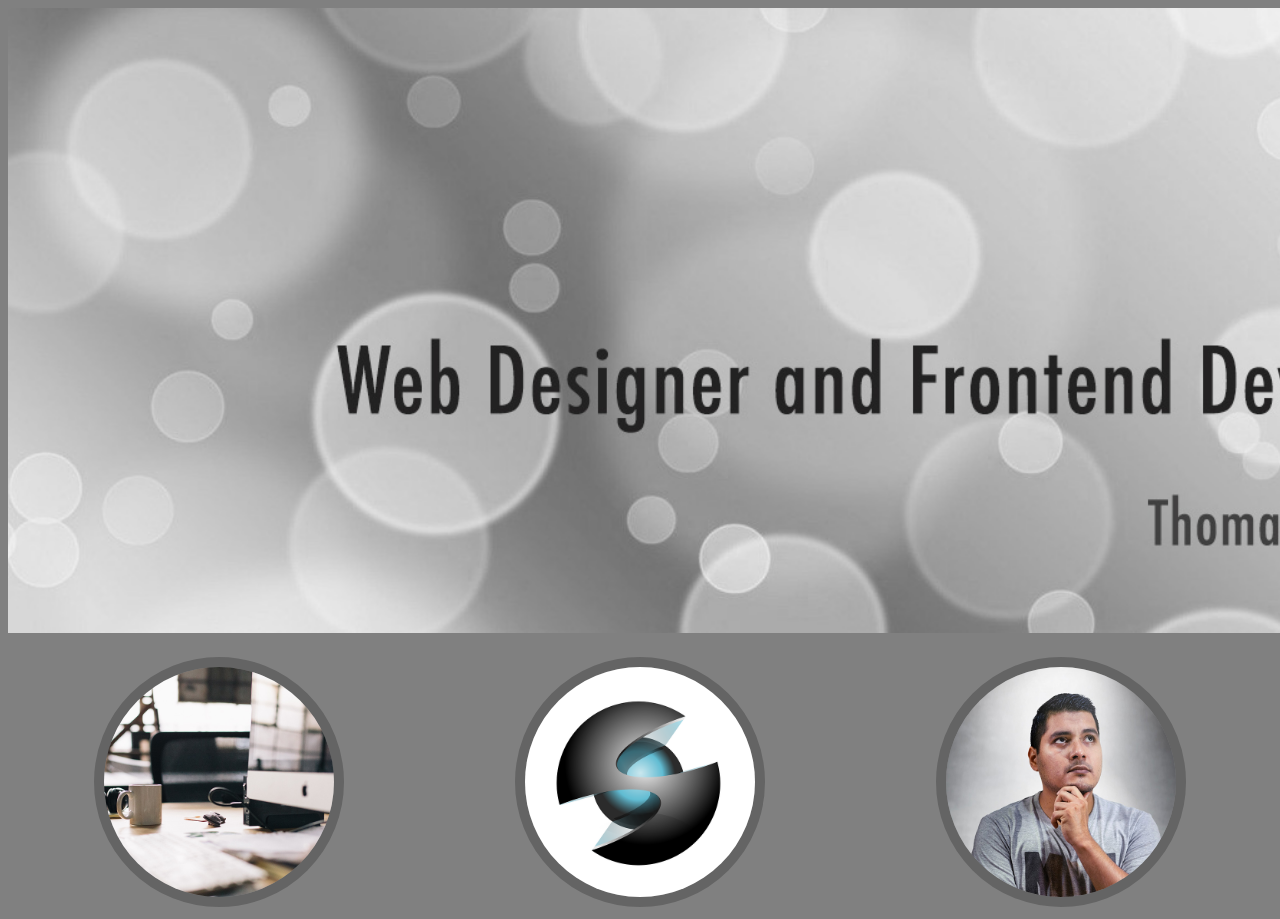
<file: ice/ice2.html>
<!DOCTYPE html>
<html lang="en">
<head>
    <meta charset="UTF-8">
    <meta http-equiv="X-UA-Compatible" content="IE=edge">
    <meta name="viewport" content="width=device-width, initial-scale=1.0">
    <title>Web Designer</title>
    <link rel="stylesheet" href="ice2.css">
</head>
<body>
    <header>
        <img class="circles" src="w05_circles.jpg" width="1600">
    </header>
<main>

    <section class="profiles">
        <img class="desk" src="w05_ice_image_desk.jpg" width="150" length="200">
    </section>    
    <section class="image_graphic">
        <img class="graphic" src="w05_ice_image_graphic.png" width="150" length="200">
    </section>    
    <section class="image_person">
        <img class="person" src="w05_ice_image_person.jpg" width="150" length="200">
    </section>
</main>    
</body>
</html>
</file>
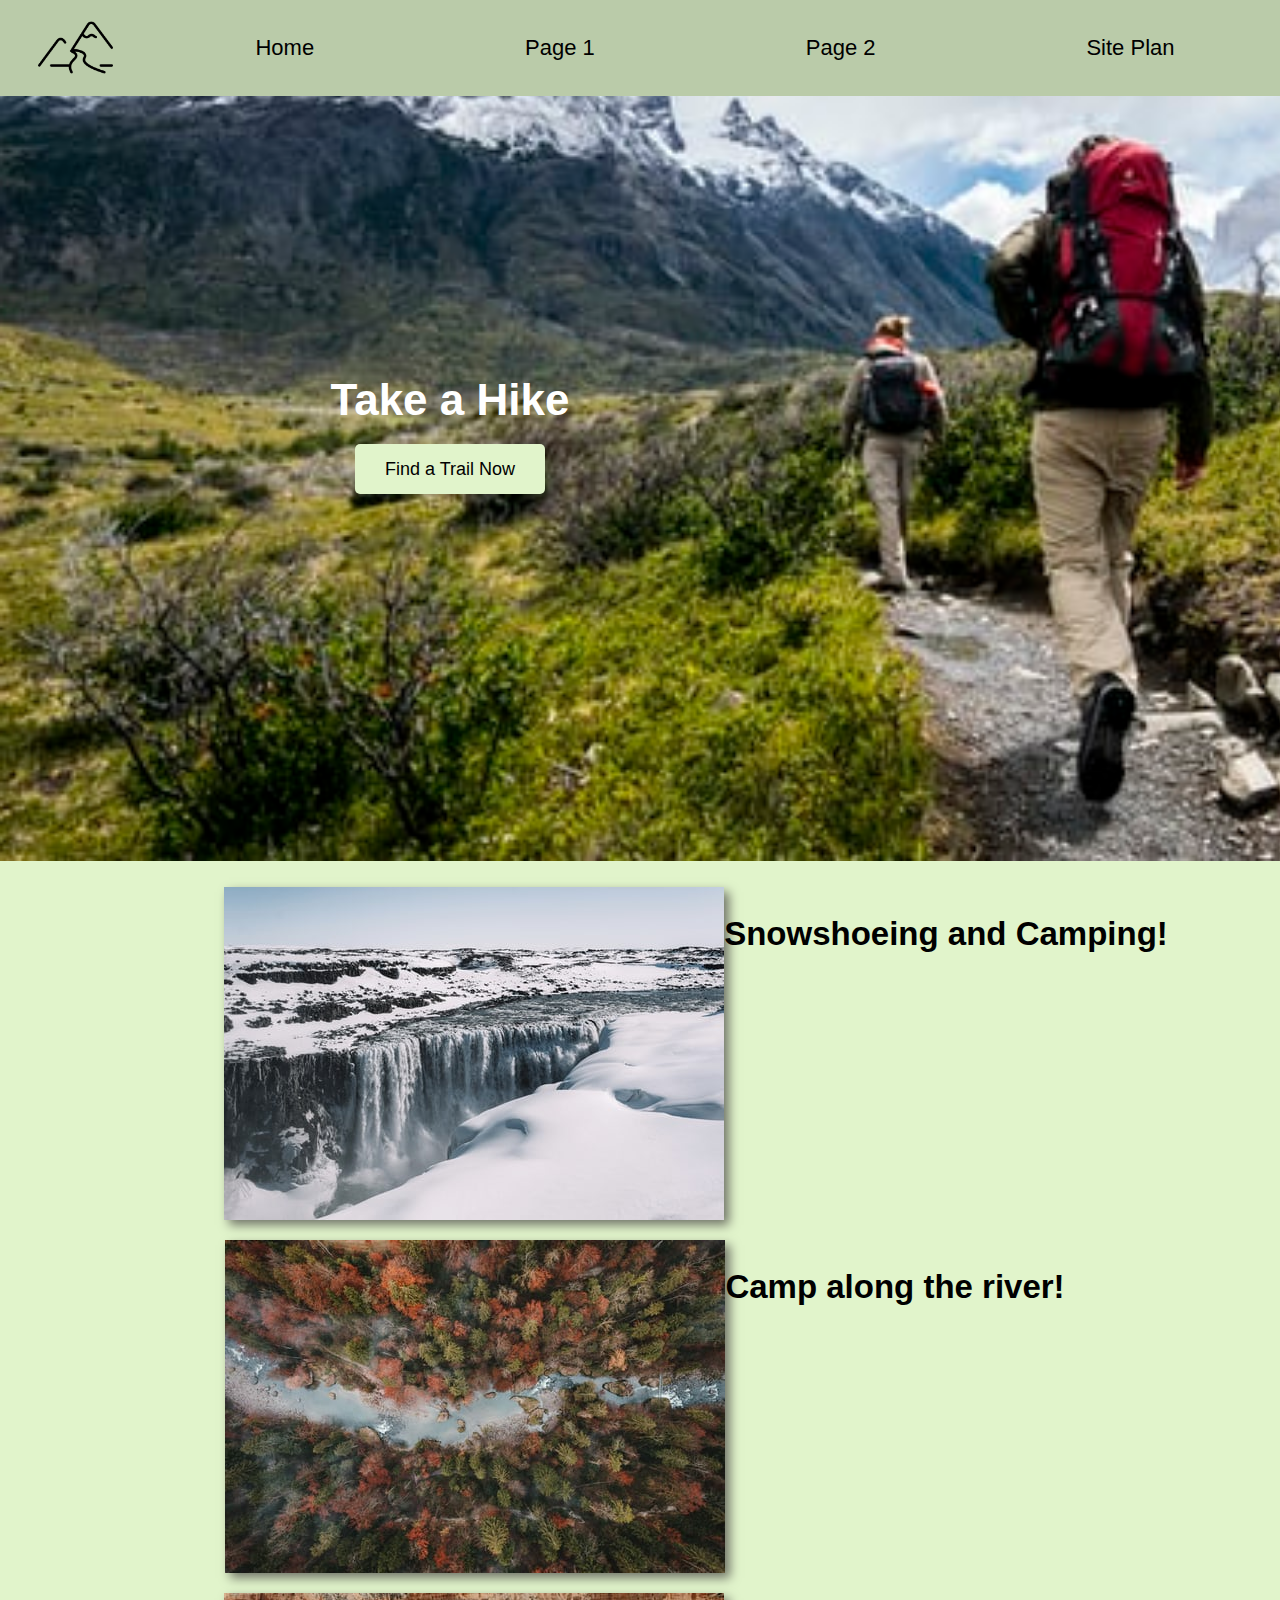
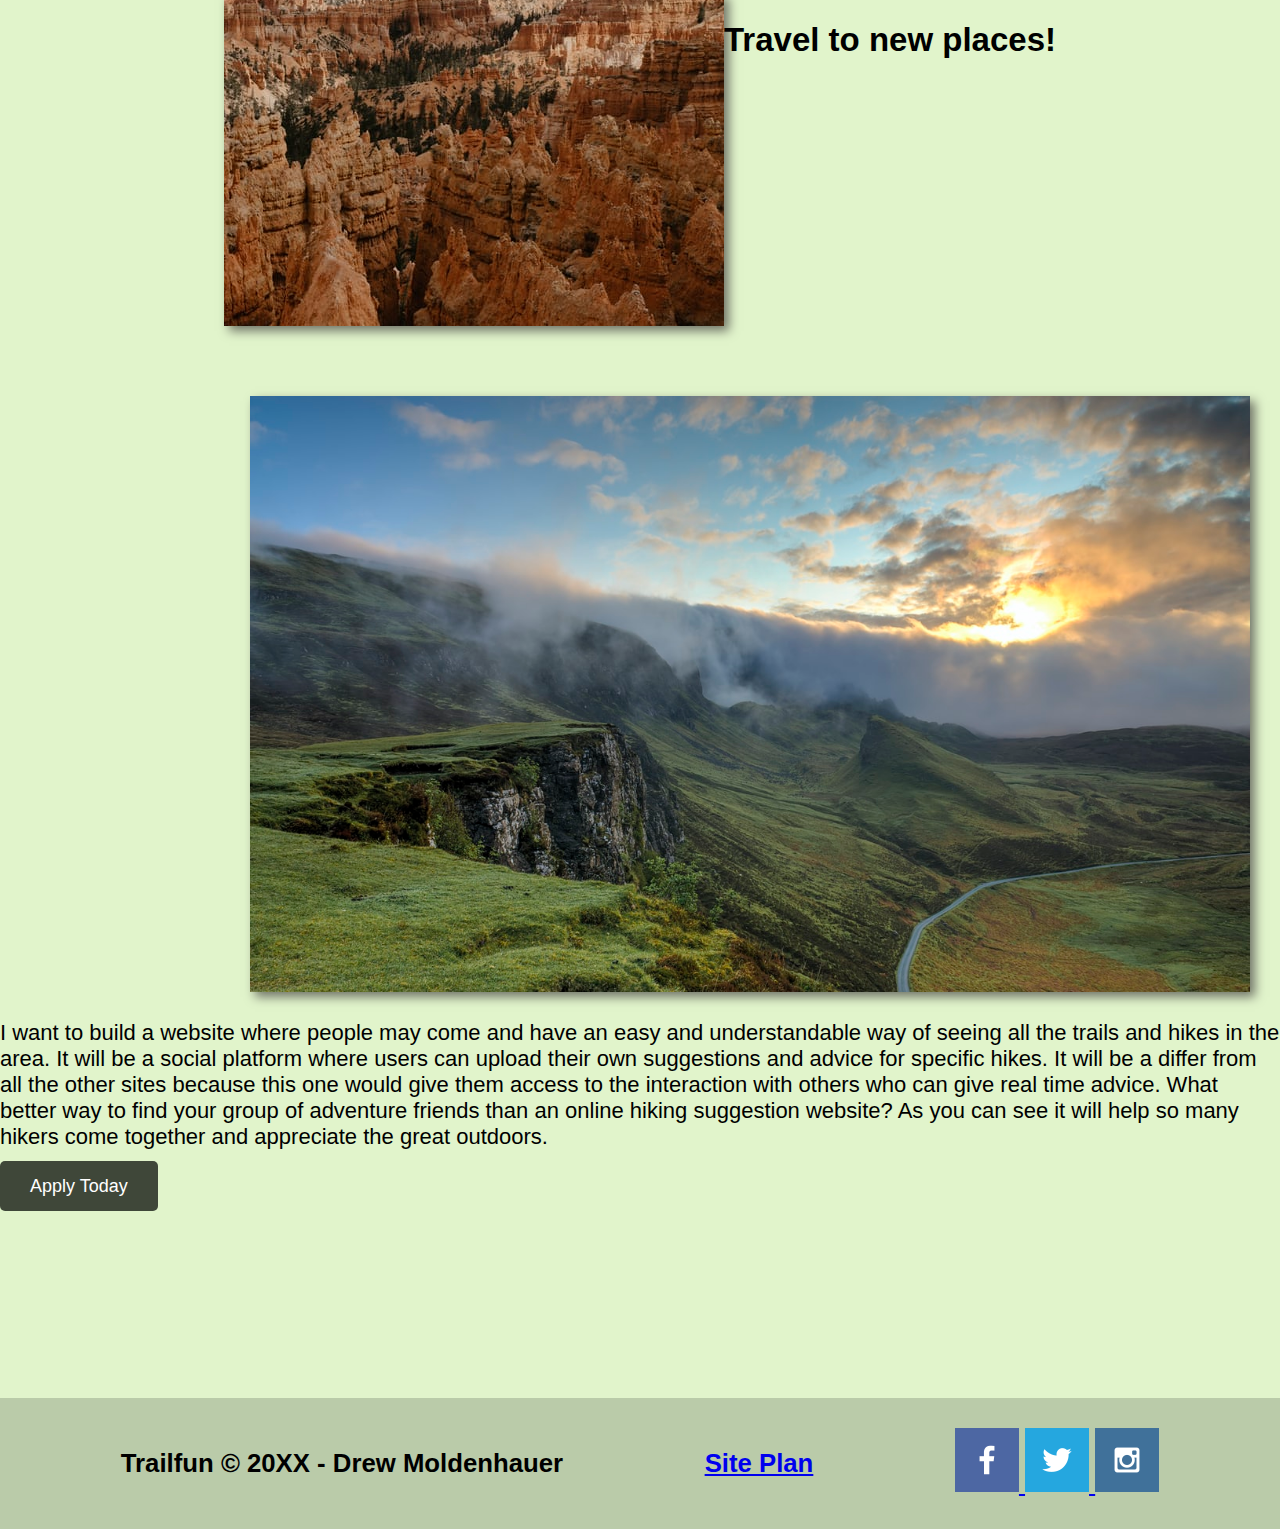
<file: trailfun/trail_home.html>
<!DOCTYPE html>
<html lang="en">
<head>
    <meta charset="UTF-8">
    <meta http-equiv="X-UA-Compatible" content="IE=edge">
    <meta name="viewport" content="width=device-width, initial-scale=1.0">
    <title>Trailfun Trail Guide</title>
    <link rel="stylesheet" href="trail.css">
</head>
<body>
<div id="content">
    <header>
        <a id="hiking-logo" href="trail_home.html">
            <img class="logo" src="hiking-logo.png" width="75" alt="hiking logo">   
        </a>
        <nav>
            <a href="trail_home.html">Home</a>
            <a href="trail_page1.html">Page 1</a>
            <a href="trail_page2.html">Page 2</a>
            <a href="site-plan.html">Site Plan</a>
        </nav>
    </header>
<div id="hero">
    <div id="hero-box">
        <img id="hero-img" src="hiking-front.jfif" alt="People hiking">
    </div>
    <section id="hero-msg">
        <h1 class="home-title">Take a Hike</h1>
        <div class='button-box'>
            <a class='book' href="rates.html">Find a Trail Now</a>
        </div>
    </section>
</div>
<main class="home-grid">
    <section class="snow-card">
        <img class="card-img" src="snow.jfif" alt="snow">
        <h2>Snowshoeing and Camping!</h2>
    </section>
    <section class="river-card">
        <img class="card-img" src="river.jfif" alt="river">
        <h2>Camp along the river!</h2>
    </section>
    <section class="bryce-card">
        <img class="card-img" src="bryce.jfif" alt="bryce">
        <h2>Travel to new places!</h2>
    </section>
    <div id="background"></div>
    <img class="trees" src="road.jfif" alt="road">
    <section class="msg">
        <p>I want to build a website where people may come and have an easy and understandable way of seeing all the trails and hikes in the area. It will be a social platform where users can upload their own suggestions and advice for specific hikes. It will be a differ from all the other sites because this one would give them access to the interaction with others who can give real time advice. What better way to find your group of adventure friends than an online hiking suggestion website? As you  can see it will help so many hikers come together and appreciate the great outdoors.</p>  <!-- change this -->
        <a class='join' href="rivers.html">Apply Today</a>
    </section>   
</main>
<footer>
    <h3>Trailfun &copy; 20XX - Drew Moldenhauer</h3>
    <h3><a href="site-plan.html">Site Plan</a></h3>
    <div class="social">
        <a href="https://facebook.com" target="_blank">
            <img src="facebook.png" alt="fb icon">
        </a>
        <a href="https://twitter.com" target="_blank">
            <img src="twitter.png" alt="twitter icon">
        </a>
        <a href="https://instagram.com" target="_blank">
            <img src="instagram.png" alt="instagram icon"> 
        </a>
    </div>
</footer>
</div>
</body>
</html>
</file>
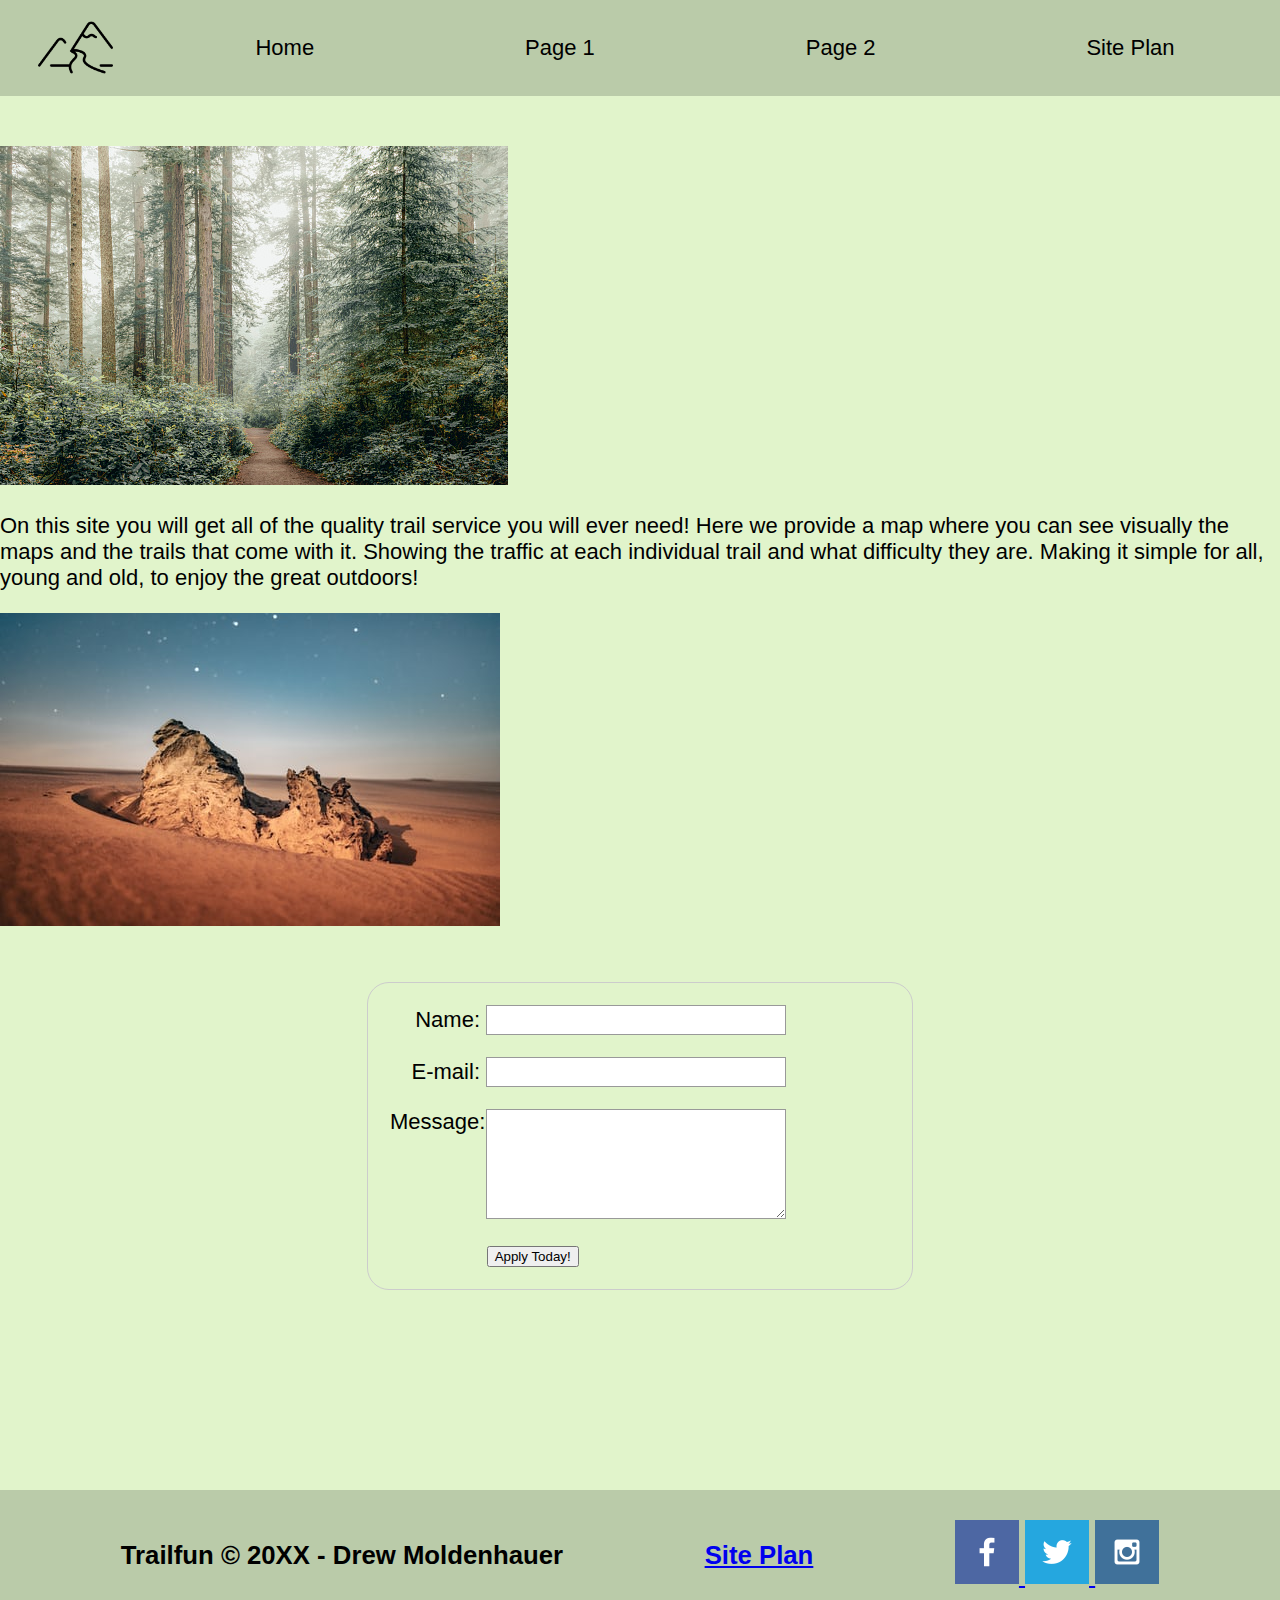
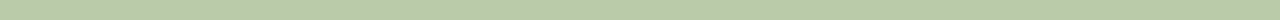
<file: trailfun/trail_page1.html>
<!DOCTYPE html>
<html lang="en">
<head>
    <meta charset="UTF-8">
    <meta http-equiv="X-UA-Compatible" content="IE=edge">
    <meta name="viewport" content="width=device-width, initial-scale=1.0">
    <title>Page 1</title>
    <link rel="stylesheet" href="trail.css">
</head>
<body>
<div id="content">    
    <header>
        <a id="hiking-logo" href="trail_home.html">
            <img class="logo" src="hiking-logo.png" width="75" alt="hiking logo">   
        </a>
        <nav>
            <a href="trail_home.html">Home</a>
            <a href="trail_page1.html">Page 1</a>
            <a href="trail_page2.html">Page 2</a>
            <a href="site-plan.html">Site Plan</a>
        </nav>
        
    </header>
    <div id="hero-1">
        <div id="hero-page1">
            <img id="forest" src="page1img.jpg" alt="forest hiking">
        </div>
    </div>
<p>On this site you will get all of the quality trail service you will ever need! Here we provide a map where you can see visually the maps and the trails that come with it. Showing the traffic at each individual trail and what difficulty they are. Making it simple for all, young and old, to enjoy the great outdoors!</p> 
<div class="desert">
    <img src="desert.jfif" alt="desert">
</div>
<div id="feedback"></div>
    <form action="/my-handling-form-page" method="post">
        <ul>
         <li>
           <label for="name">Name:</label>
           <input type="text" id="name" name="user_name" />
         </li>
         <li>
           <label for="mail">E-mail:</label>
           <input type="email" id="mail" name="user_email" />
         </li>
         <li>
           <label for="msg">Message:</label>
           <textarea id="msg" name="user_message"></textarea>
         </li>
         <li class="button">
            <button type="submit">Apply Today!</button>
          </li>
</div>          
<footer>
    <h3>Trailfun &copy; 20XX - Drew Moldenhauer</h3>
    <h3><a href="site-plan.html">Site Plan</a></h3>
    <div class="social">
        <a href="https://facebook.com" target="_blank">
            <img src="facebook.png" alt="fb icon">
        </a>
        <a href="https://twitter.com" target="_blank">
            <img src="twitter.png" alt="twitter icon">
        </a>
        <a href="https://instagram.com" target="_blank">
            <img src="instagram.png" alt="instagram icon"> 
        </a>
    </div>
</footer>
</div>
</body>
</html>
</file>
<file: styles/style.css>
#content{
    max-width: 1600px;
    margin: 0 auto;
}
nav {
    display: flex;
    justify-content: space-around;
}
nav a{
    text-align: center;
    color: black;
    text-decoration: none;
    padding: 35px;
}
#hero {
    display: grid;
    grid-template-columns: 1fr 3fr 1fr;
    margin-top: -100px;
    max-width: 1000px;
}
#hero-msg h1, #hero-msg h4{
    text-align: center;
}
#hero-box {
    grid-column: 1/4;
    grid-row: 1/3;
    z-index: -1;
}
#hero-msg h4 {
    color: white;
}
#hero-msg {
    grid-column: 2/3;
    grid-row: 1/2;
    margin-top: 100px;
}
.button-box{
    text-align: center;
}
main section{
    text-align: center;
}
#background{
    height: 725px;
}
body{
    background-color: #507DBC;
    font-family: 'Franklin Gothic Medium', 'Arial Narrow', Arial, sans-serif;
    font-size: 22px;
    margin: 0;
    padding: 0;
}
h2 {
    margin: 0;
}
header{
    background-color: #A1C6EA;
    display: grid;
    grid-template-columns: 150px auto;
}
nav a:hover{
    background-color: black;
    color: #A1C6EA;
}
.book, .join{
    background-color: #507DBC;
    color: white;
    text-decoration: none;
    font-size: 18px;
    padding: 15px 30px;
    margin-top: 50px;
    border-radius: 5px;
}
.book:hover, .join:hover{
    background-color: #507DBC;
    color: white;
    
}
#background{
    background-color: #507DBC;
    grid-column: 1/11;
    grid-row: 4/9;
}
.msg{
    background-color: #A1C6EA;
    line-height: 1.5em;
    padding: 35px;
    grid-column: 6/10;
    grid-row: 6/7;
    box-shadow: 5px 5px 10px #BBD1EA;
}
footer{
    background-color: #BBD1EA;
    padding: 25px 50px;
    margin-top: 200px;
    display: flex;
    justify-content: space-around;
    align-items: center;
}
.home-title{
    color: white;
    font-family: 'Franklin Gothic Medium', 'Arial Narrow', Arial, sans-serif;
    font-size: 2em;
    margin-top: 10px;
}
h4{
    color: black;
}
.msg h2{
    color: #507DBC;
}
.msg p{
    color: white;
    font-size: .8em;
    padding-bottom: 15px;
}
footer h3{
    color: #507DBC;
}
footer a{
    color: white;
    text-decoration: none;
}
footer a:hover{
    color: #507DBC;
    text-decoration: underline;
}
.icon{
    width: 80px;
    padding-top: 10px;
}
#logo_link {
    padding-top: 5px;
    justify-self: center;
    align-self: center;
}
footer .social img {
    padding-top: 15px;
}
.rivers-card, .camping-card, .rapids-card {
    margin: 200px 0;
}   
.card-img {
    border: 10px solid #A1C6EA;
    transition: transform .5s;
    box-shadow: 5px 5px 10px #BBD1EA;
}
.card-img:hover {
    opacity: .6;
    transform: scale(1.1);
}
main section img {
    box-sizing: border-box;
}
.card-img, .mountain {
    width: 100%;
}
.rapids-card {
    grid-column: 8/10;
    grid-row: 2/3;
}
.rivers-card {
    grid-column: 2/4;
    grid-row: 2/3;
}
.camping-card {
    grid-column: 5/7;
    grid-row: 2/3;
}
.mountains {
    grid-column: 2/7;
    grid-row: 5/8;
    box-shadow: 5px 5px 10px #BBD1EA;
}
form {
    /* Center the form on the page */
    margin: 0 auto;
    width: 500px;
    /* Form outline */
    padding: 1em;
    border: 1px solid #CCC;
    border-radius: 1em;
  }
  
  ul {
    list-style: none;
    padding: 0;
    margin: 0;
  }
  
  form li + li {
    margin-top: 1em;
  }
  
  label {
    /* Uniform size & alignment */
    display: inline-block;
    width: 90px;
    text-align: right;
  }
  
  input,
  textarea {
    /* To make sure that all text fields have the same font settings
       By default, textareas have a monospace font */
    font: 1em sans-serif;
  
    /* Uniform text field size */
    width: 300px;
    box-sizing: border-box;
  
    /* Match form field borders */
    border: 1px solid #999;
  }
  
  input:focus,
  textarea:focus {
    /* Additional highlight for focused elements */
    border-color: #000;
  }
  
  textarea {
    /* Align multiline text fields with their labels */
    vertical-align: top;
  
    /* Provide space to type some text */
    height: 5em;
  }
  
  .button {
    /* Align buttons with the text fields */
    padding-left: 90px; /* same size as the label elements */
  }
  
  button {
    /* This extra margin represent roughly the same space as the space
       between the labels and their text fields */
    margin-left: .5em;
  }
  #feedback {
    background-color: antiquewhite;
    position: absolute;
    top: 0;
    left: 0;
    right: 0;
    padding: .5em;
    /* make this element invisible until we are ready for it */
    display: none;       
}
.moveDown {
    margin-top: 3em;
}

@media screen and (max-width: 900px) {
    #hero, .home-grid {
        display: block;
        height: auto;
    }
    nav, footer {
        flex-direction: column;
    }
    nav a {
        display: block;
        padding: 15px;
    }
    #hero {
        margin-top: 0;
    }
    #hero-msg {
        margin-top: 0;
    }
    #hero-msg h4 {
        display: none;
    }
    .home-title {
        font-size: 25px;
        color: #6f7364;
    }
    .rivers-card, .camping-card, .rapids-card { 
        margin: 50px auto;
        width: 60%;
    }
    #background {
        display: none;
    }
    .mountains, .msg {
        width: 80%;
        display: block;
        margin: 0 auto;
    }
    footer {
        margin-top: 25px;
    }
}
</file>
<file: cta.css>
body {
    background-color: beige;
    display: grid;
    grid-template-columns: 1fr 1fr;
}
 .pic {
    grid-row: 1/3;
}
.branding, .email, .subscribe {
    grid-column: 2/3;
}
.subscribe {
    background-color: darkorange;
    padding: 10px;
    border-radius: 5px;
    max-width: 25%;
    box-sizing: border-box;
    text-align: center;
    font-family: Arial, Helvetica, sans-serif;
}
</file>
<file: ICE.css>
/* background hex: fca6c9 */
/*edu at top: Roboto Bold 700*/
/*Nelson quote: Scheherazade New reguar 400*/
/*nelson's name: Roboto Bold 700*/
/*1-4: Yantramanav Bold 700*/
/*2nd quote: Libre Baskerville regular 400*/
/*last: Yantramanav regular 400*/
body {
    background-color: #fca6c9;

}
h1 {
    font-family: Roberto;
    text-align: center;
    color:  white;
    margin: 0px 400px 0px 450px
}
h1:hover {
    text-align: center;
    color: black;
   margin: 0px 400px 0px 450px
}
 h2 {
    font-family: 'Scheherazade New Reguar 400'; 
    text-align: center;
     color: white;
     font-size: 10px;
     padding: 10px;
}
 h3 {
    font-family: 'Roberto Bold 700'; 
    text-align: center;
     font-weight: bold;
     color: white;
}
body {
    text-align: center;
    color: black;
    font-size: 15px;
    
}
p {
    font-family: 'Libre Baskerville regular 400';
    text-align: center;
    font-size:30px;
    max-width: 250px;
    margin-left: 41%;
    color: white;

}
.center
{
 text-align: center;
 list-style-position: inside;
}
ol.center li
{
 font-family: 'Yantramanav Bold 700';
    text-align: left;
 margin-left: 39%;
 font-weight: bold;

}
</file>
<file: icepage.css>
@import url('https://fonts.googleapis.com/css2?family=Source+Serif+Pro:wght@600&display=swap');
@import url('https://fonts.googleapis.com/css2?family=Source+Serif+Pro:wght@300&display=swap');
body{
    background-color: black;
    font-family: 'Source Serif Pro', serif;
    z-index: -1;
}
h1 {
    font-size: 2em;
}
section{
    margin: 0 auto;
    height: 100%;
    z-index: 1;
}
main{
    display: grid;
    max-width:100%;
    height: auto;
    grid-template-columns: 1fr 380px 1fr;
    grid-template-rows: 260px 100px 150px;
}
main img{
    grid-column: 2/3;
    width:100%;
    height: auto;
    border-top-left-radius: 15px;
    border-top-right-radius: 15px;
}
main div{
    text-align: center;
    grid-column: 2/3;
    grid-row: 2/3;
}
main h2{
    text-align:left;
    margin-left: 30px;
    grid-column: 2/3;
    grid-row: 3/4;
}

.content{
    background-color: white;
    grid-row:1/-1;
    grid-column: 2/3;
    width: 100%;
    border-top-left-radius: 15px;
    border-top-right-radius: 15px;
}
main .info{
    background-color: #3c5c8b;
    color: white;
    display: grid;
    grid-template-columns: 120px 120px 120px;
    grid-column: 2/3;
    -ms-grid-column-span: 1fr ;
    -ms-grid-row-span: 1fr ;
    text-align: center;
    border-bottom-left-radius: 15px;
    border-bottom-right-radius: 15px;
    grid-row-gap: 2px;
}
.num1{
    padding: 30px;
    grid-column: 1/2;
    border-right: solid grey;
    border-width: 1px;
}
.num2{
    padding: 30px;
    grid-column: 2/3;
    border-right: solid grey;
    border-width: 1px;
}
.num3{
    text-align: center;
    padding: 30px;
    grid-column: 3/4;
}
h1 {
    font-size: 35px;
    margin-top: -10px;
}
h2 {
    color: gray;
    font-size: 1em;
    text-align: center;
    margin-top: -15px;
}
.number {
    font-size: 25px;
    margin-top: -10px;
    font-weight: 600;
    text-align: center;
}
.way {
    margin-top: -20px;
    font-size: 15px;
    margin-bottom: -10px;
    font-weight: 300;
}
#read {
    margin-top: -20px;
}
#five {
    margin-top: -15px;
}
.time {
    color: #3c5c8b;
    font-weight: 600;
}
</file>
<file: positionstyles.css>
/* CSS - Name: "positionstyles.css" */
/* Activity 1 styles */
.content1 {
  /* This is the parent of the activity 1 boxes. */
  display: grid;
  grid-template-columns: 1fr 1fr;
  justify-items: center;
  grid-gap: 20px;
}
.red1 { 
  width: 100%; 
  height: 100px; 
  background-color: red; 
  grid-column: 1/3;

} 
.green1 {
  width: 200px; 
  height: 200px; 
  background-color: green; 

} 
.yellow1 {
  width: 200px; 
  height: 200px; 
  background-color: gold; 
} 
.blue1 {
  width: 100%; 
  height: 100px; 
  background-color: blue;
  grid-column: 1/3; 
} 
/* Activity 2 styles */ 
.content2 {
  /* This is the parent of the activity 2 boxes. */
}
.red2 {
  width: 100px; 
  height: 100px; 
  background-color: red; 
} 
.green2 { 
  width: 100px; 
  height: 100px; 
  background-color: green;
  margin-top: -50px; 
  margin-left: 50px;
} 
.yellow2 {
  width: 100px; 
  height: 100px; 
  background-color: gold; 
  margin-top: -50px;
  margin-left: 100px;
} 
.blue2 {
  width: 100px; 
  height: 100px; 
  background-color: blue; 
  margin-top: -50px;
  margin-left: 150px;
} 
/* Activity 3 styles */ 
.content3 {
  /* This is the parent of the activity 3 boxes. */
  display: grid;
  grid-template-columns: 1fr 1fr;
  grid-column-gap: 100px;
}
.red3 {
  max-width: 100%; 
  height: 100px; 
  background-color: red; 
  grid-column: 1/3;
  
} 
.green3 {
  max-width: 100%; 
  height: 200px; 
  background-color: green;
} 
.yellow3 {
  max-width: 100%; 
  height: 200px; 
  background-color: gold;
} 
.blue3 {
  max-width: 100%;
  height: 100px; 
  background-color: blue; 
  grid-column: 1/3;
} 
/* Activity 4 styles */ 
.content4 {
  /* This is the parent of the activity 4 boxes. */
  height: 400px;
  display: grid;
  grid-template-columns: 1fr 1fr;
}
.red4 {
  width: 100%; 
  height: 100%; 
  background-color: red; 
  grid-row: 1/3;
} 
.green4 {
  width: 100%; 
  height: 100%; 
  background-color: green; 
  grid-column: 2/3;
  margin: 0;
} 
.yellow4 {
  width: 100%; 
  height: 100%; 
  background-color: gold; 
  grid-column: 2/3;
  margin: 0;
} 
.blue4 {
  width: 100%; 
  height: 100%; 
  background-color: blue; 
  grid-column: 2/3;
  margin: 0;
} 
/* Activity 5 styles */ 
.content5 {
  /* This is the parent of the activity 5 boxes. */
  height: 400px;
}
.red5 { 
  max-width: 100%; 
  height: 100px; 
  background-color: red; 
} 
.green5 { 
  z-index: 4;
  width: 100px; 
  height: 100px; 
  background-color: green;
  
}
.yellow5 {
  max-width: 100%; 
  height: 175px; 
  background-color: gold; 
  margin-top: -50px;
}

.blue5 {
  max-width: 100%; 
  height: 100px; 
  background-color: blue; 
} 
/* Activity 6 styles */ 
.content6 {
  /* This is the parent of the activity 6 boxes. */
  display: grid;
  grid-template-columns: 1fr 1fr 1fr 1fr;

}
.red6 {
  width: 400px; 
  height: 200px; 
  background-color: red;
  z-index: 1; 
  grid-row: 1/4;
  grid-column: 1/4;
} 
.green6 {
  width: 200px; 
  height: 200px; 
  background-color: green; 
  z-index: 4;
  grid-row: 3/4;
  grid-column: 1/4;
  margin-top: 400px;
} 
.yellow6 {
  width: 200px; 
  height: 400px; 
  background-color: gold; 
  z-index: 3;
  grid-row: 4/4;
  grid-column: 3/4;
  margin-right: 200px;
  margin-top: -400px;
} 
.blue6 {
  width: 400px; 
  height: 400px; 
  background-color: blue; 
  z-index: 2;
  grid-row: 1/4;
  grid-column: 1/4;
  margin-left: 100px;
  margin-top: 100px;
} 


/* Do not make any changes below here */
.activity {
  width: 70%; 
  margin: 20px auto; 
  font-family: Arial, sans-serif; 
  border: 1px solid black; 
  padding: 10px; 
  clear:both; 
  overflow: auto;
} 

.hint {
  border: 1px solid grey;
  background: #e0e0e0;
  padding: .5em;
  position: relative;
  margin: 1em 0;
}
.hint h3 {
  margin: 0;
}
.hint:hover {
  background: #d0d0d0;
}
.hint > div {
  display: none;
}

.hint input[type=checkbox] {
  position: absolute;
  width: 100%;
  height: 100%;
  opacity: 0;
  z-index: 1;
  cursor: pointer;
}

.hint input[type=checkbox]:checked ~ div {
  display: block;
}

.hint i {
  position: absolute;
  transform: translate(-6px, 0);
  margin-top: 16px;
  right: 10px;
  top: -3px;
}
.hint i:before, .hint i:after {
  content: "";
  position: absolute;
  background-color: black;
  width: 3px;
  height: 9px;
}
.hint i:before {
  transform: translate(2px, 0) rotate(45deg);
}
.hint i:after {
  transform: translate(-2px, 0) rotate(-45deg);
}

.hint input[type=checkbox]:checked ~ i:before {
  transform: translate(-2px, 0) rotate(45deg);
}
.hint input[type=checkbox]:checked ~ i:after {
  transform: translate(2px, 0) rotate(-45deg);
}
.hint a {
  position: relative;
  z-index: 1;
}
</file>
<file: ice/ICE.css>
/* background hex: fca6c9 */
/*edu at top: Roboto Bold 700*/
/*Nelson quote: Scheherazade New reguar 400*/
/*nelson's name: Roboto Bold 700*/
/*1-4: Yantramanav Bold 700*/
/*2nd quote: Libre Baskerville regular 400*/
/*last: Yantramanav regular 400*/
body {
    background-color: #fca6c9;

}
h1 {
    font-family: Roberto;
    text-align: center;
    color:  white;
    margin: 0px 400px 0px 450px
}
h1:hover {
    text-align: center;
    color: black;
   margin: 0px 400px 0px 450px
}
 h2 {
    font-family: 'Scheherazade New Reguar 400'; 
    text-align: center;
     color: white;
     font-size: 10px;
     padding: 10px;
}
 h3 {
    font-family: 'Roberto Bold 700'; 
    text-align: center;
     font-weight: bold;
     color: white;
}
body {
    text-align: center;
    color: black;
    font-size: 15px;
    
}
p {
    font-family: 'Libre Baskerville regular 400';
    text-align: center;
    font-size:30px;
    max-width: 250px;
    margin-left: 41%;
    color: white;

}
.center
{
 text-align: center;
 list-style-position: inside;
}
ol.center li
{
 font-family: 'Yantramanav Bold 700';
    text-align: left;
 margin-left: 39%;
 font-weight: bold;

}
</file>
<file: ice/ice2.css>
body {
    background-color: grey;
}
header {
    text-align: center;
}
main {
    display: grid;
    grid-template-columns: 1fr 1fr 1fr;
    text-align: center;
    padding-top: 20px;
}

.profiles img {
    width: 230px;
    border-radius: 230px;
    border: solid 10px rgb(100, 100, 100);
    height: 230px;
}
.image_graphic img{
    border-radius: 230px;
    border: solid 10px rgb(100, 100, 100);
    height: 230px;width: 230px;
}
.image_person img{   
    border-radius: 230px;
    border: solid 10px rgb(100, 100, 100);
    height: 230px;width: 230px;
}
</file>
<file: trailfun/trail.css>
body {
    background-color: antiquewhite;
} 
#content{
    max-width: 1600px;
    margin: 0 auto;
}   
header{
    background-color: #BACBA9;
    display: grid;
    grid-template-columns: 150px auto;
}    
#hiking-logo {
    padding-top: 5px;
    justify-self: center;
    align-self: center;
}
nav {
    display: flex;
    justify-content: space-around;
}
nav a{
    text-align: center;
    color: black;
    text-decoration: none;
    padding: 35px;
}
nav a:hover{
    background-color: #3F4739;
    color: #E1F4CB;
}
body{
    background-color: #E1F4CB;
    font-family: 'Source Sans Pro', 'Roberto', Arial;
    font-size: 22px;
    margin: 0;
    padding: 0;
}
#hero {
    display: grid;
    grid-template-columns: 1fr 3fr 1fr;
    margin-top: -100px;
    max-width: 1000px;
}
#hero-msg h1 {
    text-align: center;
}
#hero-img {
    width: 1520px;
    margin-top: -250px;
}
#hero-box {
    margin-top: 100px;
    grid-column: 1/4;
    grid-row: 1/3;
    z-index: -1;

}
#hero-msg {
    grid-column: 2/3;
    grid-row: 1/2;
    margin-top: 350px;
    margin-right: 100px;
}
.button-box{
    text-align: center;
}
.home-title {
    color: white;
}
.book {
    background-color: #E1F4CB;
    color: black;
    text-decoration: none;
    font-size: 18px;
    padding: 15px 30px;
    margin-top: 50px;
    border-radius: 5px;
}
.join {
    background-color: #3F4739;
    color: white;
    text-decoration: none;
    font-size: 18px;
    padding: 15px 30px;
    margin-top: 50px;
    border-radius: 5px;   
}
.river-card, .snow-card, .bryce-card {
    margin: 20px 0;
    justify-content: center;
}   
.snow-card {
    margin-left: 112px;
}
.river-card {
    margin-left: 10px;
}
.card-img {
   
    transition: transform .5s;
    box-shadow: 5px 5px 10px #717568;
}
.card-img:hover {
    opacity: .6;
    transform: scale(1.1);
}
main section img {
    box-sizing: border-box;
}
.river-card, .snow-card, .bryce-card {
    display: flex;
    flex-wrap: wrap;
    padding: 0 4px;
  }
.trees {
    justify-content: center;
    box-shadow: 5px 5px 10px #717568;
    margin-top: 50px;
    width: 1000px; 
    margin-left: 250px;  
}
footer{
    background-color: #BACBA9;
    padding: 25px 50px;
    margin-top: 200px;
    display: flex;
    justify-content: space-around;
    align-items: center;
}    
#hero-1 {
    margin-top: 50px;
}
.hero-page1 {
    margin-right: 100px;
}
.desert {
    padding-bottom: 50px;
}

form {
    margin: 0 auto;
    width: 500px;
    padding: 1em;
    border: 1px solid #CCC;
    border-radius: 1em;
  }
  
  ul {
    list-style: none;
    padding: 0;
    margin: 0;
  }
  
  form li + li {
    margin-top: 1em;
  }
  
  label {
    display: inline-block;
    width: 90px;
    text-align: right;
  }
  
  input, textarea {
    font: 1em sans-serif;
  
    width: 300px;
    box-sizing: border-box;
  
    border: 1px solid #999;
  }
  
  input:focus,
  textarea:focus {
    border-color: #000;
  }
  
  textarea {
    vertical-align: top;
    height: 5em;
  }
  
  .button {
    padding-left: 90px; 
  }
  button {
    margin-left: .5em;
  }
  #feedback {
    background-color: antiquewhite;
    position: absolute;
    top: 0;
    left: 0;
    right: 0;
    padding: .5em;
    display: none;       
}
</file>
